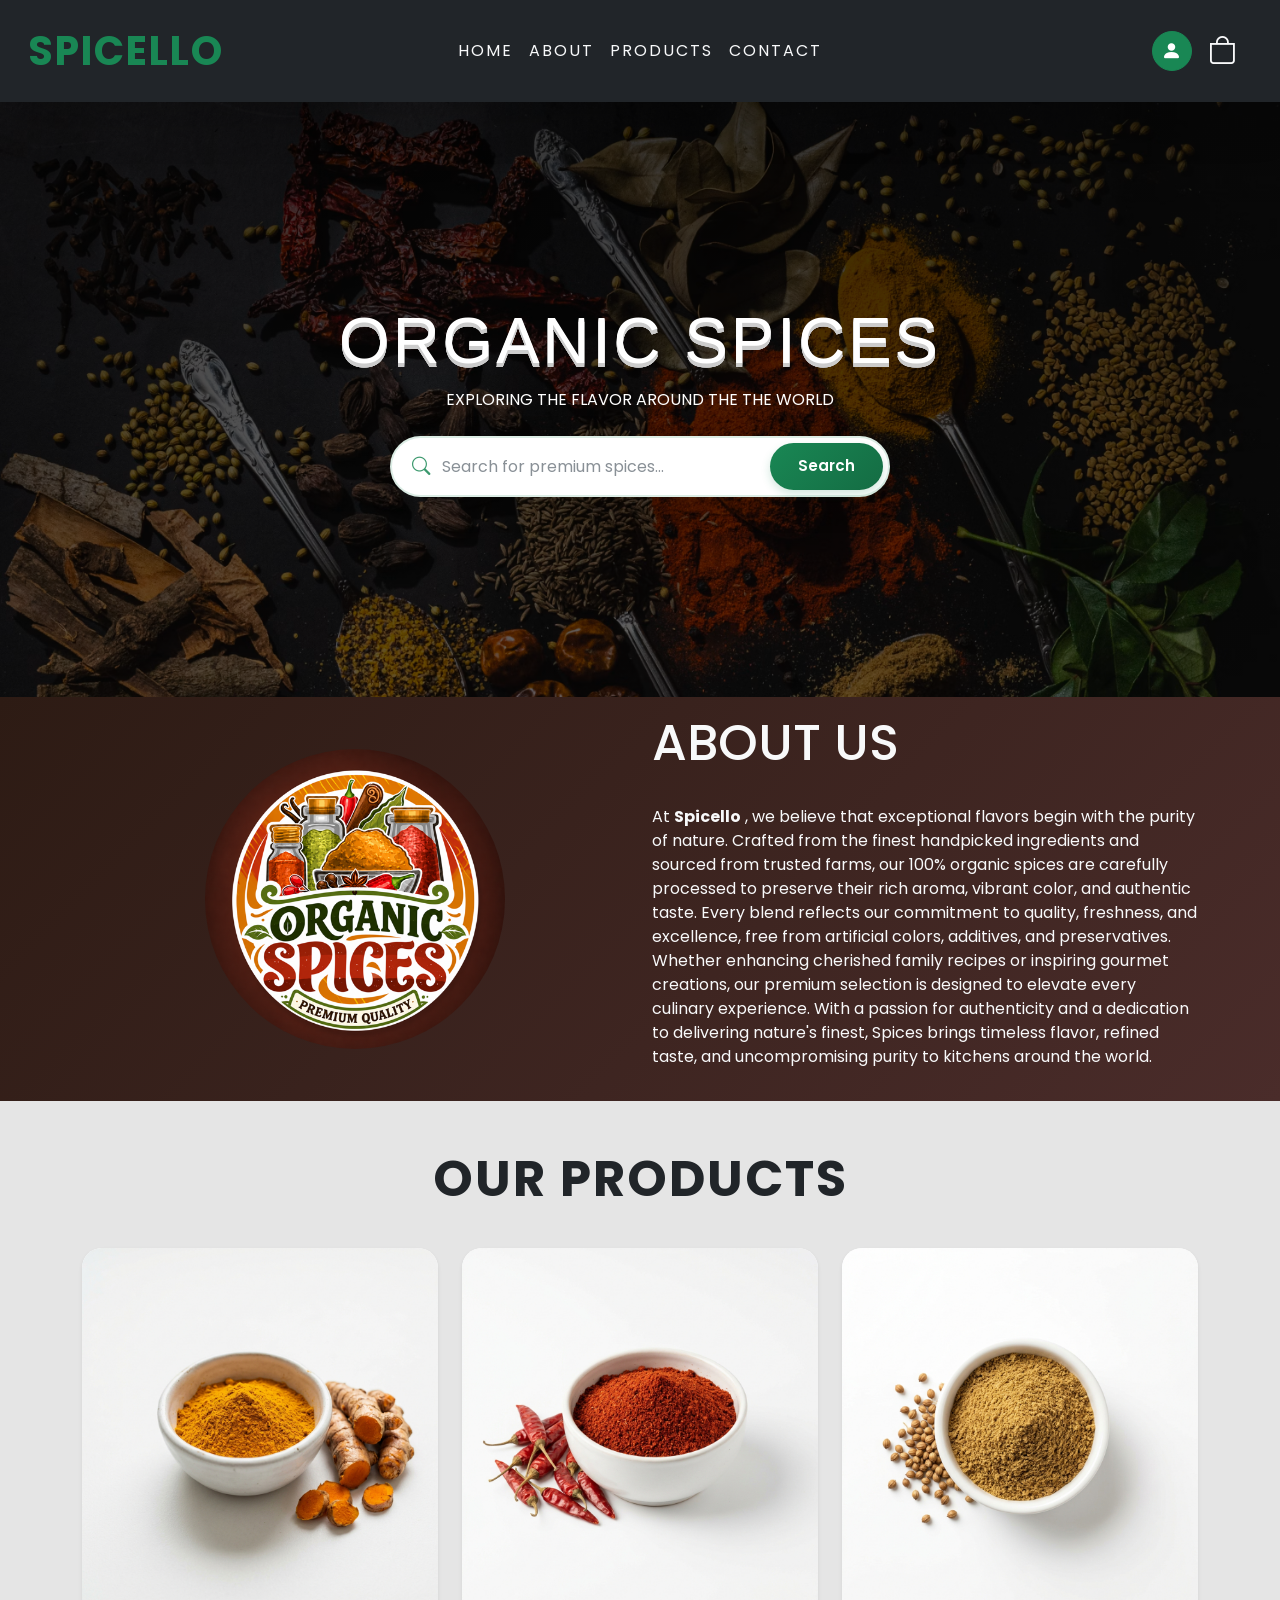
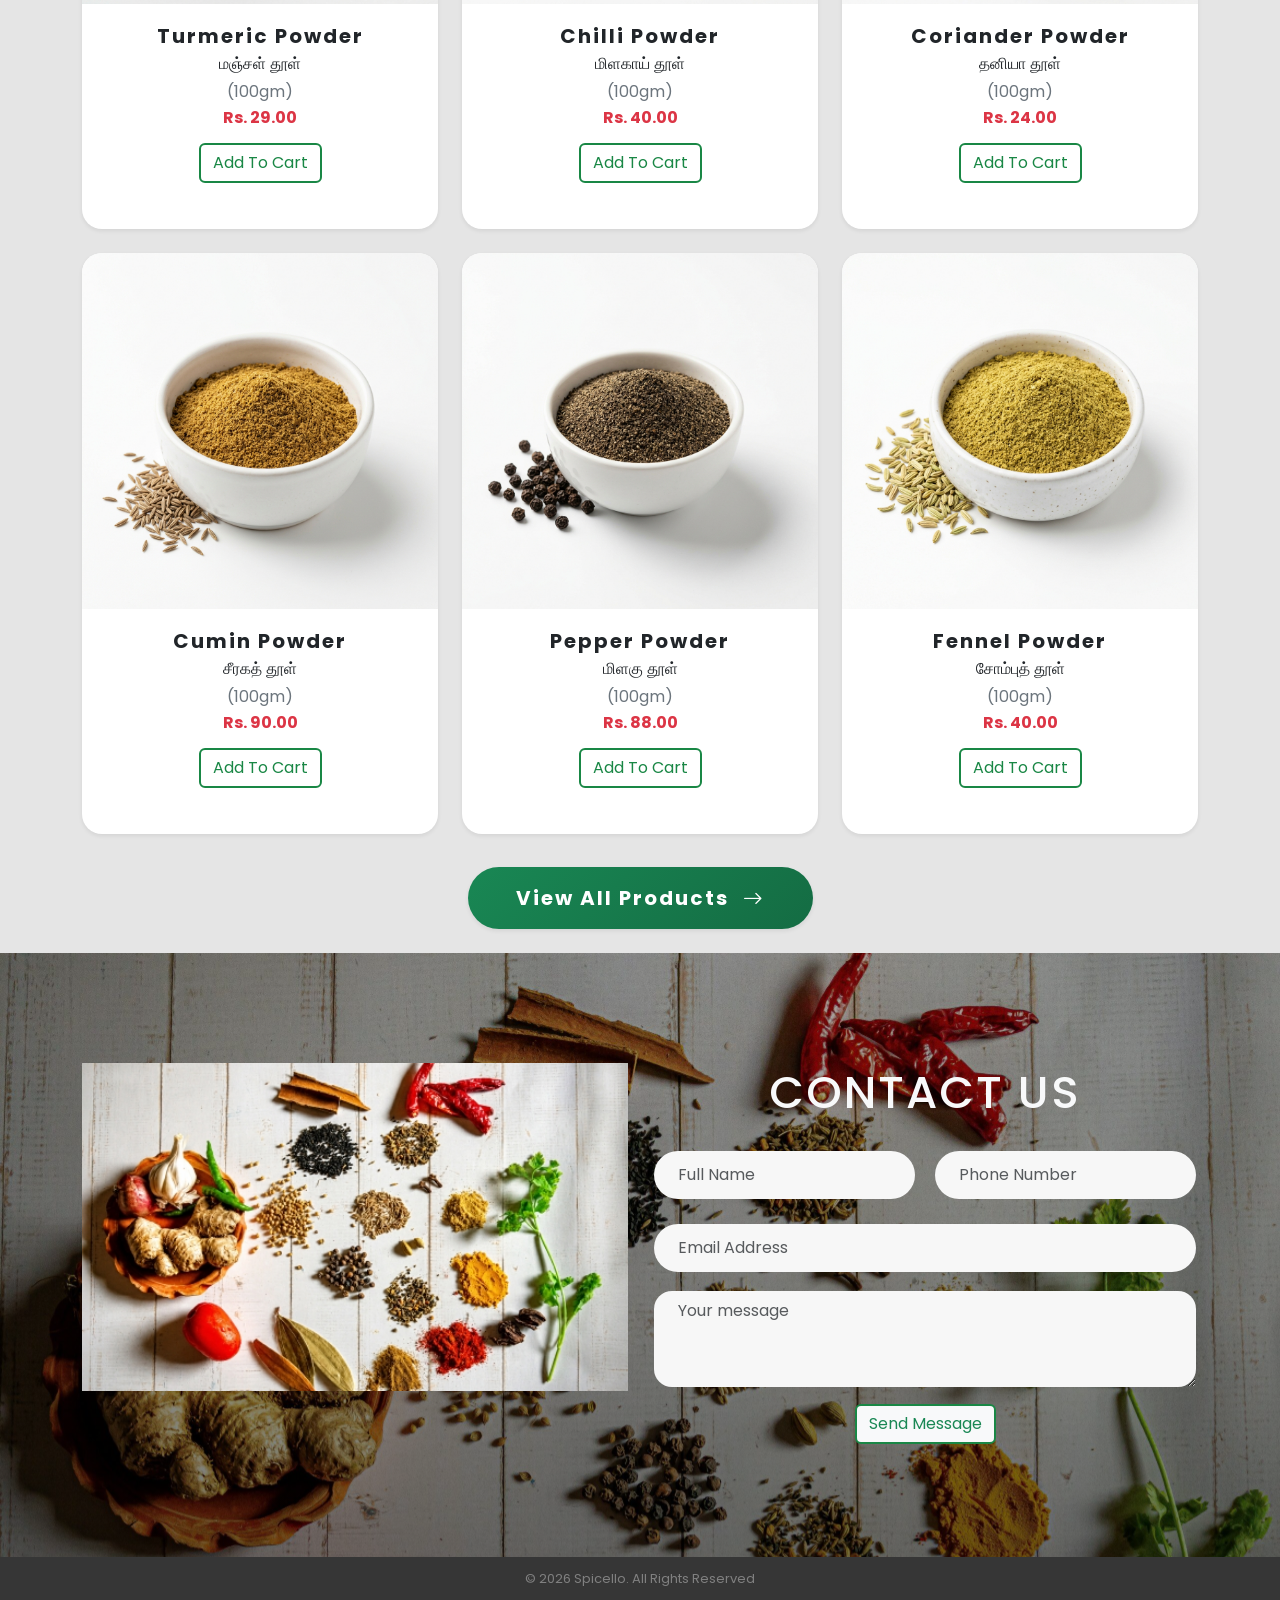
<file: index.html>
<!DOCTYPE html>
<html lang="en">

<head>
    <meta charset="UTF-8">
    <meta name="viewport" content="width=device-width, initial-scale=1.0">
    <meta name="google-site-verification" content="pveCQ1a-v82lji295fRDH0DQeUURzNwNuyWZPovixNw" />
    <title>Spicello 🌶️</title>
    <link href="css/sytle.css" rel="stylesheet">
    <link rel="preconnect" href="https://fonts.googleapis.com">
    <link rel="preconnect" href="https://fonts.gstatic.com" crossorigin>
    <link href="https://fonts.googleapis.com/css2?family=Poppins:wght@400;500;600&display=swap" rel="stylesheet">
    <link href="https://cdn.jsdelivr.net/npm/bootstrap@5.3.8/dist/css/bootstrap.min.css" rel="stylesheet"
        integrity="sha384-sRIl4kxILFvY47J16cr9ZwB07vP4J8+LH7qKQnuqkuIAvNWLzeN8tE5YBujZqJLB" crossorigin="anonymous">
    <link rel="stylesheet" href="https://cdn.jsdelivr.net/npm/bootstrap-icons@1.13.1/font/bootstrap-icons.min.css">
    <style>
        .navbar {
            z-index: 1040 !important;
        }
        .search-container {
            display: flex;
            justify-content: center;
            width: 100%;
        }
        .search-bar {
            display: flex;
            align-items: center;
            background: #ffffff;
            border: 2px solid rgba(25, 135, 84, 0.15);
            border-radius: 50px;
            padding: 5px 5px 5px 20px;
            width: 100%;
            max-width: 500px;
            transition: all 0.3s cubic-bezier(0.4, 0, 0.2, 1);
            box-shadow: 0 8px 30px rgba(0, 0, 0, 0.15);
        }
        .search-bar:focus-within {
            border-color: #198754;
            box-shadow: 0 10px 35px rgba(25, 135, 84, 0.25);
            transform: translateY(-2px);
        }
        .search-icon {
            color: #198754;
            font-size: 1.15rem;
            margin-right: 12px;
            opacity: 0.85;
        }
        .search-bar input {
            flex: 1;
            min-width: 0;
            border: none !important;
            outline: none !important;
            font-size: 1rem;
            color: #212529;
            background: transparent;
            font-family: 'Poppins', sans-serif;
            font-weight: 500;
            padding-right: 15px;
        }
        .search-bar input::placeholder {
            color: #6c757d;
            font-weight: 400;
            opacity: 0.8;
        }
        #search-btn {
            flex-shrink: 0;
            background: linear-gradient(135deg, #198754, #146c43);
            color: #ffffff;
            border: none;
            outline: none;
            border-radius: 50px;
            padding: 12px 28px;
            font-size: 0.95rem;
            font-weight: 600;
            cursor: pointer;
            transition: all 0.2s ease;
            box-shadow: 0 4px 10px rgba(25, 135, 84, 0.2);
            display: flex;
            align-items: center;
            justify-content: center;
        }
        #search-btn:hover {
            background: linear-gradient(135deg, #157347, #0f5132);
            transform: scale(1.03);
            box-shadow: 0 6px 15px rgba(25, 135, 84, 0.35);
        }
        #search-btn:active {
            transform: scale(0.97);
        }
        @media (min-width: 992px) {
            .navbar-collapse {
                position: absolute;
                left: 50%;
                transform: translateX(-50%);
            }
        }
        @media (min-width: 320px) and (max-width: 400px) {
            .search-bar {
                padding: 4px 4px 4px 12px !important;
            }
            .search-icon {
                margin-right: 6px !important;
                font-size: 1rem !important;
            }
            .search-bar input {
                font-size: 0.82rem !important;
                padding-right: 5px !important;
            }
            .search-bar input::placeholder {
                font-size: 0.82rem !important;
            }
            #search-btn {
                padding: 8px 16px !important;
                font-size: 0.85rem !important;
            }
        }
    </style>
</head>

<body>
    <!--Navbar-->
    <nav class="navbar navbar-expand-lg sticky-top shadow-lg p-3 bg-dark">
        <div class="container-fluid">
            <a class="navbar-brand text-uppercase text-success fw-bold fs-1" href="#">Spicello</a>
            
            <!-- Navbar Actions (Visible on all devices) -->
            <div class="d-flex align-items-center order-lg-last ms-auto">
                <div class="nav-auth-btn me-3">
                    <a href="login.html"
                        class="btn btn-success text-white rounded-circle p-2 d-inline-flex align-items-center justify-content-center"
                        style="width: 40px; height: 40px;" title="Login / Sign Up">
                        <i class="bi bi-person-fill fs-5"></i>
                    </a>
                </div>
                <div class="cart-bag-container me-3 position-relative" id="cart-bag-toggle" data-bs-toggle="offcanvas"
                    data-bs-target="#cartOffcanvas" aria-controls="cartOffcanvas" title="View Shopping Cart" style="cursor: pointer;">
                    <i id="bag" class="bi bi-bag text-light fs-3"></i>
                    <span id="cart-count-badge"
                        class="badge rounded-pill bg-danger position-absolute top-0 start-100 translate-middle d-none">0</span>
                </div>
                <button class="navbar-toggler bg-success" type="button" data-bs-toggle="collapse"
                    data-bs-target="#navbarSupportedContent" aria-controls="navbarSupportedContent" aria-expanded="false"
                    aria-label="Toggle navigation">
                    <span class="navbar-toggler-icon"></span>
                </button>
            </div>

            <div class="collapse navbar-collapse" id="navbarSupportedContent">
                <ul class="navbar-nav mx-auto text-uppercase">
                    <li class="nav-item">
                        <a class="nav-link active text-light" aria-current="page" href="#home">Home</a>
                    </li>
                    <li class="nav-item">
                        <a class="nav-link text-light" href="#about">About</a>
                    </li>
                    <li class="nav-item">
                        <a class="nav-link text-light" href="products.html">Products</a>
                    </li>
                    <li class="nav-item">
                        <a class="nav-link text-light" href="#contact">Contact</a>
                    </li>
                </ul>
            </div>
        </div>
    </nav>
    <!---Home-->
    <section id="home">
        <div class="container">
            <div class="row text-center">
                <div class="col-md-12">
                    <div class="m-auto">
                        <h1>ORGANIC SPICES</h1>
                        <p class="text-uppercase">exploring the flavor around the the world</p>
                        <div class="search-container mt-4 position-relative">
                            <div class="search-bar">
                                <i class="bi bi-search search-icon"></i>
                                <input type="text" id="product-search" placeholder="Search for premium spices..." autocomplete="off" aria-label="Search for premium spices">
                                <button type="button" id="search-btn">Search</button>
                            </div>
                            <ul id="search-suggestions" class="dropdown-menu shadow border rounded-3" style="display: none; position: absolute; z-index: 1050; max-height: 200px; overflow-y: auto; width: 100%; max-width: 500px; top: 100%; left: 50%; transform: translate(-50%, 8px); font-size: 0.9rem;"></ul>
                        </div>
                    </div>
                </div>
    </section>
    <!--About-->
    <section id="about">
        <div class="container">
            <div class="row align-items-center ">
                <div class="col-md-6 text-center  ">
                    <img src="image/organic_spices_logo_500x500.png" alt="100% organic spices"
                        id="img" class="img-fluid rounded-circle">
                </div>
                <div class=" col-md-6 ">
                    <h2 class="pb-4 pt-3 text-light" id="h2">ABOUT US</h2>
                    <p class="pb-3 text-light">
                        At
                        <strong>Spicello</strong>
                        , we believe that exceptional flavors begin with the purity of nature. Crafted from the finest
                        handpicked ingredients and sourced from trusted farms, our 100% organic spices are carefully
                        processed to preserve their rich aroma, vibrant color, and authentic taste. Every blend reflects
                        our commitment to quality, freshness, and excellence, free from artificial colors, additives,
                        and preservatives. Whether enhancing cherished family recipes or inspiring gourmet creations,
                        our premium selection is designed to elevate every culinary experience. With a passion for
                        authenticity and a dedication to delivering nature's finest, Spices brings timeless flavor,
                        refined taste, and uncompromising purity to kitchens around the world.
                    </p>
                </div>
            </div>
    </section>
    <!--Product-->
    <section id="product">
        <div class="container ">
            <h1 class="text-center pt-5 pb-3">OUR PRODUCTS</h1>
            <div class="row">
                <!-- Product 1 -->
                <div class="col-md-4 col-12 mb-4">
                    <div class="card h-100 border-0 shadow-sm rounded-3 overflow-hidden">
                        <a href="product-detail.html?id=p1">
                            <img src="image/image1.jpg" class="card-img-top" alt="Turmeric Powder">
                        </a>
                        <div class="card-body text-center">
                            <a href="product-detail.html?id=p1" class="text-decoration-none text-dark">
                                <h5 class="card-title m-1 fw-bold">Turmeric Powder</h5>
                            </a>
                            <p class="m-1 fw-normal">மஞ்சள் தூள்</p>
                            <p class="m-1 text-secondary">(100gm)</p>
                            <h6 class="text-danger fw-bold">Rs. 29.00</h6>
                            <button class="btn add-to-cart-btn mt-2" data-id="p1" data-name="Turmeric Powder"
                                data-price="29.00" data-weight="100gm"
                                data-image="image/image1.jpg">Add To Cart</button>
                        </div>
                    </div>
                </div>
                <!-- Product 2 -->
                <div class="col-md-4 col-12 mb-4">
                    <div class="card h-100 border-0 shadow-sm rounded-3 overflow-hidden">
                        <a href="product-detail.html?id=p2">
                            <img src="image/image2.jpg" class="card-img-top" alt="Chilli Powder">
                        </a>
                        <div class="card-body text-center">
                            <a href="product-detail.html?id=p2" class="text-decoration-none text-dark">
                                <h5 class="card-title m-1 fw-bold">Chilli Powder</h5>
                            </a>
                            <p class="m-1 fw-normal">மிளகாய் தூள்</p>
                            <p class="m-1 text-secondary">(100gm)</p>
                            <h6 class="text-danger fw-bold">Rs. 40.00</h6>
                            <button class="btn add-to-cart-btn mt-2" data-id="p2" data-name="Chilli Powder"
                                data-price="40.00" data-weight="100gm"
                                data-image="image/image2.jpg">Add To Cart</button>
                        </div>
                    </div>
                </div>
                <!-- Product 3 -->
                <div class="col-md-4 col-12 mb-4">
                    <div class="card h-100 border-0 shadow-sm rounded-3 overflow-hidden">
                        <a href="product-detail.html?id=p3">
                            <img src="image/image3.jpg" class="card-img-top" alt="Coriander Powder">
                        </a>
                        <div class="card-body text-center">
                            <a href="product-detail.html?id=p3" class="text-decoration-none text-dark">
                                <h5 class="card-title m-1 fw-bold">Coriander Powder</h5>
                            </a>
                            <p class="m-1 fw-normal">தனியா தூள்</p>
                            <p class="text-secondary m-1">(100gm)</p>
                            <h6 class="text-danger fw-bold">Rs. 24.00</h6>
                            <button class="btn add-to-cart-btn mt-2" data-id="p3" data-name="Coriander Powder"
                                data-price="24.00" data-weight="100gm"
                                data-image="image/image3.jpg">Add To Cart</button>
                        </div>
                    </div>
                </div>
                <!-- Product 4 -->
                <div class="col-md-4 col-12 mb-4">
                    <div class="card h-100 border-0 shadow-sm rounded-3 overflow-hidden">
                        <a href="product-detail.html?id=p4">
                            <img src="image/image4.jpg" class="card-img-top" alt="Cumin Powder">
                        </a>
                        <div class="card-body text-center">
                            <a href="product-detail.html?id=p4" class="text-decoration-none text-dark">
                                <h5 class="card-title m-1 fw-bold">Cumin Powder</h5>
                            </a>
                            <p class="m-1 fw-normal">சீரகத் தூள்</p>
                            <p class="text-secondary m-1">(100gm)</p>
                            <h6 class="text-danger fw-bold">Rs. 90.00</h6>
                            <button class="btn add-to-cart-btn mt-2" data-id="p4" data-name="Cumin Powder" data-price="90.00"
                                data-weight="100gm" data-image="image/image4.jpg">Add To Cart</button>
                        </div>
                    </div>
                </div>
                <!-- Product 5 -->
                <div class="col-md-4 col-12 mb-4">
                    <div class="card h-100 border-0 shadow-sm rounded-3 overflow-hidden">
                        <a href="product-detail.html?id=p5">
                            <img src="image/image5.jpg" class="card-img-top" alt="Pepper Powder">
                        </a>
                        <div class="card-body text-center">
                            <a href="product-detail.html?id=p5" class="text-decoration-none text-dark">
                                <h5 class="card-title m-1 fw-bold">Pepper Powder</h5>
                            </a>
                            <p class="m-1 fw-normal">மிளகு தூள்</p>
                            <p class="text-secondary m-1">(100gm)</p>
                            <h6 class="text-danger fw-bold">Rs. 88.00</h6>
                            <button class="btn add-to-cart-btn mt-2" data-id="p5" data-name="Pepper Powder"
                                data-price="88.00" data-weight="100gm"
                                data-image="image/image5.jpg">Add To Cart</button>
                        </div>
                    </div>
                </div>
                <!-- Product 6 -->
                <div class="col-md-4 col-12 mb-4">
                    <div class="card h-100 border-0 shadow-sm rounded-3 overflow-hidden">
                        <a href="product-detail.html?id=p6">
                            <img src="image/image6.jpg" class="card-img-top" alt="Fennel Powder">
                        </a>
                        <div class="card-body text-center">
                            <a href="product-detail.html?id=p6" class="text-decoration-none text-dark">
                                <h5 class="card-title m-1 fw-bold">Fennel Powder</h5>
                            </a>
                            <p class="m-1 fw-normal">சோம்புத் தூள்</p>
                            <p class="text-secondary m-1">(100gm)</p>
                            <h6 class="text-danger fw-bold">Rs. 40.00</h6>
                            <button class="btn add-to-cart-btn mt-2" data-id="p6" data-name="Fennel Powder"
                                data-price="40.00" data-weight="100gm"
                                data-image="image/image6.jpg">Add To Cart</button>
                        </div>
                    </div>
                </div>
            </div>

            <!-- View All Button -->
            <div class="text-center mt-4 ">
                <a href="products.html" class="btn btn-success btn-lg px-5 py-3 mb-4 fw-bold rounded-pill shadow-sm" 
                   style="background: linear-gradient(135deg, #198754, #146c43); border: none; transition: all 0.2s ease;">
                    View All Products <i class="bi bi-arrow-right ms-2"></i>
                </a>
            </div>
        </div>
    </section>
    <!---contact-->
    <section id="contact">
        <div class="container box ">
            <div class="row align-items-center">
                <div class="col-md-6  mb-2 pb-5">
                    <img src="image/contact image .jpg " class="img-fluid" alt="Contact Us">
                </div>
                <div class="col-md-6 text-center ">
                    <h1 class="text-light  mb-3 pb-2">CONTACT US</h1>
                    <form action="https://api.web3forms.com/submit" method="POST">
                        <input type="hidden" name="access_key" value="280dce7d-3c19-4d52-ae20-59ba3a2c3da3">
                        <div class="row g-3  mb-3">
                            <div class="col-md-6">
                                <input id="inp-name" name="name" required type="text" class="form-control"
                                    placeholder="Full Name" aria-label="Full Name">
                            </div>
                            <div class="col-md-6">
                                <input id="inp-ph-no" name="phone number" required type="tel" class="form-control"
                                    placeholder="Phone Number" aria-label="Phone Number" pattern="[0-9]{10}">
                            </div>
                        </div>
                        <input id="inp-email" name="email" required type="email" class="form-control" placeholder="Email Address" aria-label="Email Address">
                        <textarea name="message" required class="form-control pt-2"
                            placeholder="Your message" aria-label="Your message"></textarea>
                        <button id="btn" class="btn bg-light text-success">Send Message</button>
                    </form>
                </div>
            </div>
        </div>
    </section>
    <footer>© 2026 Spicello. All Rights Reserved</footer>

    <!-- Cart Offcanvas Sidebar -->
    <div class="offcanvas offcanvas-end" tabindex="-1" id="cartOffcanvas" aria-labelledby="cartOffcanvasLabel">
        <div class="offcanvas-header bg-dark text-white">
            <h5 class="offcanvas-title fw-bold" id="cartOffcanvasLabel">
                <i class="bi bi-cart3 me-2 text-success"></i>Your Shopping Cart
            </h5>
            <button type="button" class="btn-close btn-close-white" data-bs-dismiss="offcanvas"
                aria-label="Close"></button>
        </div>
        <div class="offcanvas-body p-3">
            <!-- Empty State -->
            <div id="cart-empty-state" class="text-center py-5 d-none">
                <i class="bi bi-bag-x text-muted display-1"></i>
                <h5 class="mt-3 text-secondary">Your cart is empty</h5>
                <p class="text-muted small">Looks like you haven't added any organic spices yet.</p>
                <button class="btn btn-success mt-2" data-bs-dismiss="offcanvas">Shop Spices</button>
            </div>

            <!-- Cart Items List -->
            <div id="cart-items-list"></div>
        </div>
        <div class="offcanvas-footer p-3 shadow-lg" id="cart-footer">
            <div class="d-flex justify-content-between mb-2">
                <span class="text-muted">Subtotal</span>
                <span class="fw-bold" id="cart-subtotal">Rs. 0.00</span>
            </div>
            <div class="d-flex justify-content-between mb-3 fs-5">
                <span class="fw-bold">Total</span>
                <span class="fw-bold text-success" id="cart-grand-total">Rs. 0.00</span>
            </div>
            <div class="d-grid gap-2">
                <button class="btn btn-success btn-lg fw-bold py-2" onclick="proceedToCheckoutPage()">
                    Proceed to Checkout <i class="bi bi-arrow-right ms-1"></i>
                </button>
                <a href="cart.html" class="btn btn-outline-success btn-sm">
                    <i class="bi bi-bag-check me-1"></i>View Full Cart Page
                </a>
                <button class="btn btn-outline-danger btn-sm" onclick="clearCart()">
                    Clear Cart
                </button>
            </div>
        </div>
    </div>

    <!-- Toast Notification Container -->
    <div id="toast-container" class="toast-container position-fixed bottom-0 end-0 p-3"></div>

    <script src="https://cdn.jsdelivr.net/npm/bootstrap@5.3.8/dist/js/bootstrap.bundle.min.js"
        integrity="sha384-FKyoEForCGlyvwx9Hj09JcYn3nv7wiPVlz7YYwJrWVcXK/BmnVDxM+D2scQbITxI"
        crossorigin="anonymous"></script>
    <script src="js/auth.js"></script>
    <script src="js/cart.js"></script>
    
    <!-- Search Functionality Script -->
    <script>
        document.addEventListener('DOMContentLoaded', () => {
            const searchInput = document.getElementById('product-search');
            const searchBtn = document.getElementById('search-btn');
            const suggestionsList = document.getElementById('search-suggestions');

            // Static array of unique product names for the homepage autocomplete
            const uniqueProductNames = [
                "Turmeric Powder",
                "Chilli Powder",
                "Coriander Powder",
                "Cumin Powder",
                "Pepper Powder",
                "Fennel Powder",
                "Garam Masala",
                "Cardamom Powder",
                "Ginger Powder"
            ];

            function updateSuggestions() {
                const query = searchInput.value.toLowerCase().trim();
                if (!query) {
                    suggestionsList.style.display = 'none';
                    suggestionsList.innerHTML = '';
                    return;
                }

                // Filter suggestions that contain the query
                const matches = uniqueProductNames.filter(name => 
                    name.toLowerCase().includes(query)
                );

                if (matches.length === 0) {
                    suggestionsList.style.display = 'none';
                    suggestionsList.innerHTML = '';
                    return;
                }

                // Render list items
                suggestionsList.innerHTML = matches.map(match => {
                    // Highlight matching substring
                    const index = match.toLowerCase().indexOf(query);
                    const before = match.substring(0, index);
                    const matchedText = match.substring(index, index + query.length);
                    const after = match.substring(index + query.length);
                    
                    return `
                        <li>
                            <a class="dropdown-item py-1.5 px-3 fw-medium" href="#" style="cursor: pointer;" onclick="selectSuggestion('${match.replace(/'/g, "\\'")}', event)">
                                ${before}<strong class="text-success">${matchedText}</strong>${after}
                            </a>
                        </li>
                    `;
                }).join('');

                suggestionsList.style.display = 'block';
            }

            // Expose selectSuggestion to global scope so inline onclick works
            window.selectSuggestion = function(value, event) {
                if (event) event.preventDefault();
                searchInput.value = value;
                suggestionsList.style.display = 'none';
                handleSearchSubmit();
            };

            function handleSearchSubmit() {
                const query = searchInput.value.trim();
                if (query) {
                    window.location.href = `products.html?search=${encodeURIComponent(query)}`;
                }
            }

            // Real-time suggestions as the user types
            searchInput.addEventListener('input', () => {
                updateSuggestions();
            });

            // Handle Search button click
            searchBtn.addEventListener('click', () => {
                suggestionsList.style.display = 'none';
                handleSearchSubmit();
            });

            // Handle Enter key
            searchInput.addEventListener('keypress', (e) => {
                if (e.key === 'Enter') {
                    suggestionsList.style.display = 'none';
                    handleSearchSubmit();
                }
            });

            // Close suggestions when clicking outside
            document.addEventListener('click', (e) => {
                if (!searchInput.contains(e.target) && !suggestionsList.contains(e.target)) {
                    suggestionsList.style.display = 'none';
                }
            });
        });
    </script>
</body>
</file>
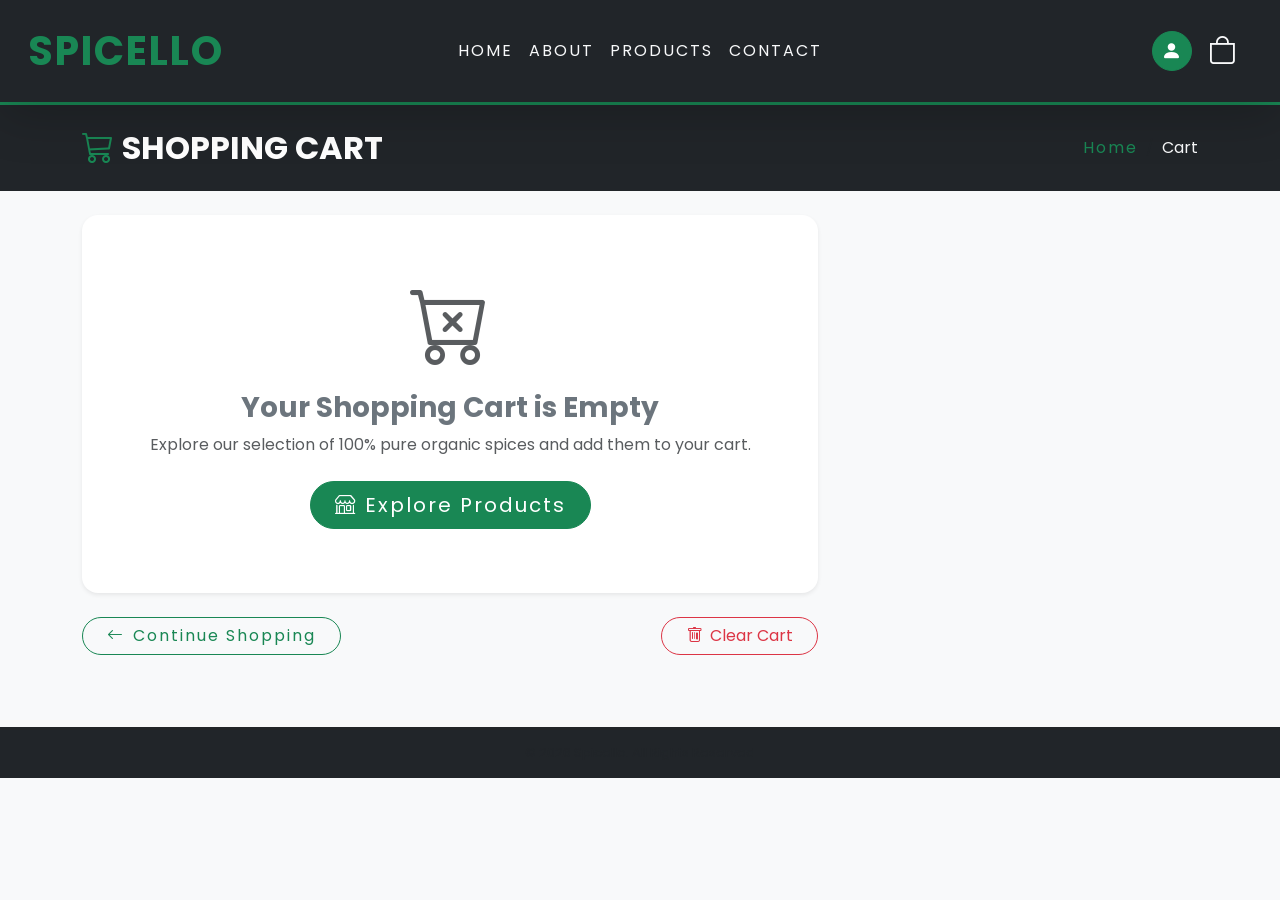
<file: cart.html>
<!DOCTYPE html>
<html lang="en">

<head>
    <meta charset="UTF-8">
    <meta name="viewport" content="width=device-width, initial-scale=1.0">
    <title>Shopping Cart | Spicello 🌶️</title>
    <link href="css/sytle.css" rel="stylesheet">
    <link rel="preconnect" href="https://fonts.googleapis.com">
    <link rel="preconnect" href="https://fonts.gstatic.com" crossorigin>
    <link href="https://fonts.googleapis.com/css2?family=Poppins:wght@400;500;600;700&display=swap" rel="stylesheet">
    <link href="https://cdn.jsdelivr.net/npm/bootstrap@5.3.8/dist/css/bootstrap.min.css" rel="stylesheet"
        integrity="sha384-sRIl4kxILFvY47J16cr9ZwB07vP4J8+LH7qKQnuqkuIAvNWLzeN8tE5YBujZqJLB" crossorigin="anonymous">
    <link rel="stylesheet" href="https://cdn.jsdelivr.net/npm/bootstrap-icons@1.13.1/font/bootstrap-icons.min.css">
    <style>
        .navbar {
            z-index: 1040 !important;
        }
        @media (min-width: 992px) {
            .navbar-collapse {
                position: absolute;
                left: 50%;
                transform: translateX(-50%);
            }
        }
    </style>
</head>

<body class="bg-light">
    <!-- Navbar -->
    <nav class="navbar navbar-expand-lg sticky-top shadow-lg p-3 bg-dark">
        <div class="container-fluid">
            <a class="navbar-brand text-uppercase text-success fw-bold fs-1" href="index.html">Spicello</a>
            
            <!-- Navbar Actions (Visible on all devices) -->
            <div class="d-flex align-items-center order-lg-last ms-auto">
                <div class="nav-auth-btn me-3">
                    <a href="login.html"
                        class="btn btn-success text-white rounded-circle p-2 d-inline-flex align-items-center justify-content-center"
                        style="width: 40px; height: 40px;" title="Login / Sign Up">
                        <i class="bi bi-person-fill fs-5"></i>
                    </a>
                </div>
                <div class="cart-bag-container me-3 position-relative" id="cart-bag-toggle" data-bs-toggle="offcanvas"
                    data-bs-target="#cartOffcanvas" aria-controls="cartOffcanvas" title="View Shopping Cart" style="cursor: pointer;">
                    <i id="bag" class="bi bi-bag text-light fs-3"></i>
                    <span id="cart-count-badge"
                        class="badge rounded-pill bg-danger position-absolute top-0 start-100 translate-middle d-none">0</span>
                </div>
                <button class="navbar-toggler bg-success" type="button" data-bs-toggle="collapse"
                    data-bs-target="#navbarSupportedContent" aria-controls="navbarSupportedContent" aria-expanded="false"
                    aria-label="Toggle navigation">
                    <span class="navbar-toggler-icon"></span>
                </button>
            </div>

            <div class="collapse navbar-collapse" id="navbarSupportedContent">
                <ul class="navbar-nav mx-auto text-uppercase">
                    <li class="nav-item">
                        <a class="nav-link text-light" href="index.html#home">Home</a>
                    </li>
                    <li class="nav-item">
                        <a class="nav-link text-light" href="index.html#about">About</a>
                    </li>
                    <li class="nav-item">
                        <a class="nav-link text-light" href="products.html">Products</a>
                    </li>
                    <li class="nav-item">
                        <a class="nav-link text-light" href="index.html#contact">Contact</a>
                    </li>
                </ul>
            </div>
        </div>
    </nav>

    <!-- Page Header -->
    <section class="bg-dark text-white py-4 mb-4 border-top border-success border-3">
        <div class="container">
            <div class="row align-items-center">
                <div class="col-md-6">
                    <h2 class="fw-bold mb-0 text-uppercase"><i class="bi bi-cart3 text-success me-2"></i>Shopping Cart
                    </h2>
                </div>
                <div class="col-md-6 text-md-end">
                    <nav aria-label="breadcrumb">
                        <ol class="breadcrumb justify-content-md-end mb-0 bg-transparent p-0">
                            <li class="breadcrumb-item"><a href="index.html"
                                    class="text-success text-decoration-none">Home</a></li>
                            <li class="breadcrumb-item active text-light" aria-current="page">Cart</li>
                        </ol>
                    </nav>
                </div>
            </div>
        </div>
    </section>

    <!-- Cart Content -->
    <div class="container mb-5">
        <div class="row">
            <!-- Cart Items Column -->
            <div class="col-lg-8 mb-4">
                <!-- Empty State -->
                <div id="full-cart-empty" class="card border-0 shadow-sm rounded-4 text-center py-5 d-none">
                    <div class="card-body">
                        <i class="bi bi-cart-x text-muted display-1"></i>
                        <h3 class="mt-3 fw-bold text-secondary">Your Shopping Cart is Empty</h3>
                        <p class="text-muted">Explore our selection of 100% pure organic spices and add them to your
                            cart.</p>
                        <a href="products.html" class="btn btn-success btn-lg px-4 mt-2 rounded-pill">
                            <i class="bi bi-shop me-2"></i>Explore Products
                        </a>
                    </div>
                </div>

                <!-- Items Container -->
                <div id="full-cart-items"></div>

                <!-- Action Buttons -->
                <div class="d-flex justify-content-between align-items-center mt-4">
                    <a href="products.html" class="btn btn-outline-success rounded-pill px-4">
                        <i class="bi bi-arrow-left me-2"></i>Continue Shopping
                    </a>
                    <button class="btn btn-outline-danger rounded-pill px-4" onclick="clearCart()">
                        <i class="bi bi-trash me-2"></i>Clear Cart
                    </button>
                </div>
            </div>

            <!-- Order Summary Column -->
            <div class="col-lg-4" id="full-cart-summary">
                <div class="card border-0 shadow-sm rounded-4 p-3 p-md-4 sticky-top" style="top: 100px;">
                    <h4 class="fw-bold mb-3 border-bottom pb-2">Order Summary</h4>

                    <!-- Promo Code Form -->
                    <div class="mb-3">
                        <label class="form-label text-muted small fw-bold">PROMO CODE</label>
                        <div class="input-group">
                            <input type="text" id="coupon-input" class="form-control" placeholder="Try SPICE10">
                            <button class="btn btn-success" type="button"
                                onclick="applyCouponCode(document.getElementById('coupon-input').value)">Apply</button>
                        </div>
                        <div id="coupon-applied-badge" class="badge bg-success mt-2 p-2 d-none"></div>
                        <small class="text-muted d-block mt-1"><i class="bi bi-info-circle me-1"></i>Use code <span
                                class="fw-bold text-success">SPICE10</span> for 10% discount on your first order!</small>
                    </div>

                    <hr class="my-3">

                    <!-- Pricing Breakdown -->
                    <div class="d-flex justify-content-between mb-2">
                        <span class="text-secondary">Subtotal</span>
                        <span class="fw-semibold" id="summary-subtotal"> Rs. 0.00</span>
                    </div>
                    <div class="d-flex justify-content-between mb-2 text-danger d-none" id="summary-discount-row">
                        <span>Discount (10%)</span>
                        <span class="fw-bold" id="summary-discount">- Rs. 0.00</span>
                    </div>
                    <div class="d-flex justify-content-between mb-2">
                        <span class="text-secondary">Delivery Charge</span>
                        <span class="fw-semibold" id="summary-shipping">Rs. 0.00</span>
                    </div>
                    <small class="text-success mb-3 d-block"><i class="bi bi-truck me-1"></i>Free Delivery on orders
                        above Rs. 200</small>

                    <hr class="my-2">

                    <div class="d-flex justify-content-between mb-4 fs-4">
                        <span class="fw-bold">Total Amount</span>
                        <span class="fw-bold text-success" id="summary-total">Rs. 0.00</span>
                    </div>

                    <button class="btn btn-success btn-lg w-100 fw-bold py-3 rounded-3 shadow-sm"
                        onclick="proceedToCheckoutPage()">
                        Proceed to Checkout <i class="bi bi-arrow-right ms-2"></i>
                    </button>
                </div>
            </div>
        </div>
    </div>

    <!-- Footer -->
    <footer class="mt-auto py-3 bg-dark text-center text-muted">
        <div class="container">
            © 2026 Spicello. All Rights Reserved
        </div>
    </footer>

    <!-- Cart Offcanvas Sidebar (For consistency) -->
    <div class="offcanvas offcanvas-end" tabindex="-1" id="cartOffcanvas" aria-labelledby="cartOffcanvasLabel">
        <div class="offcanvas-header bg-dark text-white">
            <h5 class="offcanvas-title fw-bold" id="cartOffcanvasLabel">
                <i class="bi bi-cart3 me-2 text-success"></i>Your Shopping Cart
            </h5>
            <button type="button" class="btn-close btn-close-white" data-bs-dismiss="offcanvas"
                aria-label="Close"></button>
        </div>
        <div class="offcanvas-body p-3">
            <div id="cart-empty-state" class="text-center py-5 d-none">
                <i class="bi bi-bag-x text-muted display-1"></i>
                <h5 class="mt-3 text-secondary">Your cart is empty</h5>
                <p class="text-muted small">Looks like you haven't added any organic spices yet.</p>
                <button class="btn btn-success mt-2" data-bs-dismiss="offcanvas">Shop Spices</button>
            </div>
            <div id="cart-items-list"></div>
        </div>
        <div class="offcanvas-footer p-3 shadow-lg" id="cart-footer">
            <div class="d-flex justify-content-between mb-2">
                <span class="text-muted">Subtotal</span>
                <span class="fw-bold" id="cart-subtotal">Rs. 0.00</span>
            </div>
            <div class="d-flex justify-content-between mb-3 fs-5">
                <span class="fw-bold">Total</span>
                <span class="fw-bold text-success" id="cart-grand-total">Rs. 0.00</span>
            </div>
            <div class="d-grid gap-2">
                <button class="btn btn-success btn-lg fw-bold py-2" onclick="proceedToCheckoutPage()">
                    Proceed to Checkout <i class="bi bi-arrow-right ms-1"></i>
                </button>
                <button class="btn btn-outline-danger btn-sm" onclick="clearCart()">
                    Clear Cart
                </button>
            </div>
        </div>
    </div>

    <!-- Toast Container -->
    <div id="toast-container" class="toast-container position-fixed bottom-0 end-0 p-3"></div>

    <script src="https://cdn.jsdelivr.net/npm/bootstrap@5.3.8/dist/js/bootstrap.bundle.min.js"
        integrity="sha384-FKyoEForCGlyvwx9Hj09JcYn3nv7wiPVlz7YYwJrWVcXK/BmnVDxM+D2scQbITxI"
        crossorigin="anonymous"></script>
    <script src="js/auth.js"></script>
    <script src="js/cart.js"></script>
</body>

</html>
</file>
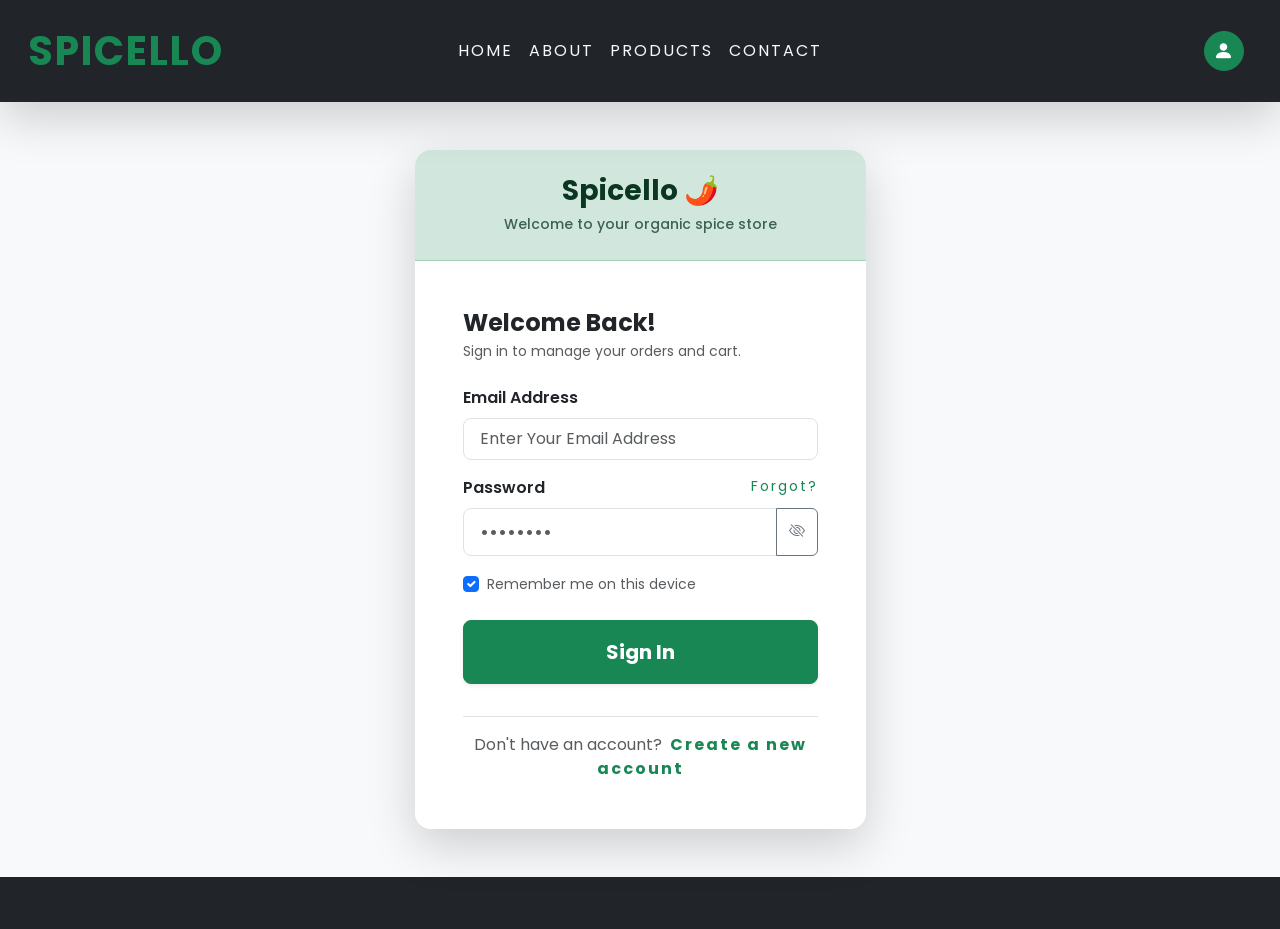
<file: checkout.html>
<!DOCTYPE html>
<html lang="en">

<head>
    <meta charset="UTF-8">
    <meta name="viewport" content="width=device-width, initial-scale=1.0">
    <title>Checkout | Spicello 🌶️</title>
    <link href="css/sytle.css" rel="stylesheet">
    <link rel="preconnect" href="https://fonts.googleapis.com">
    <link rel="preconnect" href="https://fonts.gstatic.com" crossorigin>
    <link href="https://fonts.googleapis.com/css2?family=Poppins:wght@400;500;600;700&display=swap" rel="stylesheet">
    <link href="https://cdn.jsdelivr.net/npm/bootstrap@5.3.8/dist/css/bootstrap.min.css" rel="stylesheet"
        integrity="sha384-sRIl4kxILFvY47J16cr9ZwB07vP4J8+LH7qKQnuqkuIAvNWLzeN8tE5YBujZqJLB" crossorigin="anonymous">
    <link rel="stylesheet" href="https://cdn.jsdelivr.net/npm/bootstrap-icons@1.13.1/font/bootstrap-icons.min.css">
    <style>
        .navbar {
            z-index: 1040 !important;
        }
        @media (min-width: 992px) {
            .navbar-collapse {
                position: absolute;
                left: 50%;
                transform: translateX(-50%);
            }
        }
    </style>
</head>

<body class="bg-light">
    <!-- Navbar -->
    <nav class="navbar navbar-expand-lg sticky-top shadow-lg p-3 bg-dark">
        <div class="container-fluid">
            <a class="navbar-brand text-uppercase text-success fw-bold fs-1" href="index.html">Spicello</a>
            
            <!-- Navbar Actions (Visible on all devices) -->
            <div class="d-flex align-items-center order-lg-last ms-auto">
                <div class="nav-auth-btn me-3">
                    <a href="login.html"
                        class="btn btn-success text-white rounded-circle p-2 d-inline-flex align-items-center justify-content-center"
                        style="width: 40px; height: 40px;" title="Login / Sign Up">
                        <i class="bi bi-person-fill fs-5"></i>
                    </a>
                </div>
                <div class="cart-bag-container me-3 position-relative" id="cart-bag-toggle" data-bs-toggle="offcanvas"
                    data-bs-target="#cartOffcanvas" aria-controls="cartOffcanvas" title="View Shopping Cart" style="cursor: pointer;">
                    <i id="bag" class="bi bi-bag text-light fs-3"></i>
                    <span id="cart-count-badge"
                        class="badge rounded-pill bg-danger position-absolute top-0 start-100 translate-middle d-none">0</span>
                </div>
                <button class="navbar-toggler bg-success" type="button" data-bs-toggle="collapse"
                    data-bs-target="#navbarSupportedContent" aria-controls="navbarSupportedContent" aria-expanded="false"
                    aria-label="Toggle navigation">
                    <span class="navbar-toggler-icon"></span>
                </button>
            </div>

            <div class="collapse navbar-collapse" id="navbarSupportedContent">
                <ul class="navbar-nav mx-auto text-uppercase">
                    <li class="nav-item">
                        <a class="nav-link text-light" href="index.html#home">Home</a>
                    </li>
                    <li class="nav-item">
                        <a class="nav-link text-light" href="index.html#about">About</a>
                    </li>
                    <li class="nav-item">
                        <a class="nav-link text-light" href="products.html">Products</a>
                    </li>
                    <li class="nav-item">
                        <a class="nav-link text-light" href="cart.html">Cart</a>
                    </li>
                </ul>
            </div>
        </div>
    </nav>

    <!-- Page Header -->
    <section class="bg-dark text-white py-4 mb-4 border-top border-success border-3">
        <div class="container">
            <div class="row align-items-center">
                <div class="col-md-6">
                    <h2 class="fw-bold mb-0 text-uppercase"><i class="bi bi-shield-check text-success me-2"></i>Checkout
                    </h2>
                </div>
                <div class="col-md-6 text-md-end">
                    <nav aria-label="breadcrumb">
                        <ol class="breadcrumb justify-content-md-end mb-0 bg-transparent p-0">
                            <li class="breadcrumb-item"><a href="index.html"
                                    class="text-success text-decoration-none">Home</a></li>
                            <li class="breadcrumb-item"><a href="cart.html"
                                    class="text-success text-decoration-none">Cart</a></li>
                            <li class="breadcrumb-item active text-light" aria-current="page">Checkout</li>
                        </ol>
                    </nav>
                </div>
            </div>
        </div>
    </section>

    <!-- Checkout Form & Summary Container -->
    <div class="container mb-5">
        <form id="checkout-form" onsubmit="handleCheckoutSubmit(event)">
            <div class="row">
                <!-- Shipping Section -->
                <div class="col-lg-7 mb-4 order-2 order-lg-1">
                    <!-- 1. Delivery Address -->
                    <div class="card border-0 shadow-sm rounded-4 p-4 mb-4">
                        <h4 class="fw-bold mb-3 border-bottom pb-2 text-dark">
                            <i class="bi bi-geo-alt-fill text-success me-2"></i>1. Shipping & Delivery Address
                        </h4>
                        <div class="row g-3">
                            <div class="col-md-6">
                                <label for="chk-name" class="form-label fw-semibold">Full Name *</label>
                                <input type="text" id="chk-name" class="form-control" placeholder="John Doe" required>
                            </div>
                            <div class="col-md-6">
                                <label for="chk-phone" class="form-label fw-semibold">Phone Number *</label>
                                <input type="tel" id="chk-phone" class="form-control" placeholder="9876543210"
                                    required pattern="[0-9]{10}">
                            </div>
                            <div class="col-12">
                                <label for="chk-email" class="form-label fw-semibold">Email Address *</label>
                                <input type="email" id="chk-email" class="form-control" placeholder="john@example.com"
                                    required>
                            </div>
                            <div class="col-12">
                                <label for="chk-address" class="form-label fw-semibold">Street Address *</label>
                                <input type="text" id="chk-address" class="form-control"
                                    placeholder="Door No., Street name, Area" required>
                            </div>
                            <div class="col-md-5">
                                <label for="chk-city" class="form-label fw-semibold">City *</label>
                                <input type="text" id="chk-city" class="form-control" placeholder="Chennai" required>
                            </div>
                            <div class="col-md-4">
                                <label for="chk-state" class="form-label fw-semibold">State *</label>
                                <input type="text" id="chk-state" class="form-control" placeholder="Tamil Nadu"
                                    required>
                            </div>
                            <div class="col-md-3">
                                <label for="chk-pincode" class="form-label fw-semibold">Pincode *</label>
                                <input type="text" id="chk-pincode" class="form-control" placeholder="600001" required
                                    pattern="[0-9]{6}" inputmode="numeric">
                            </div>
                        </div>
                    </div>
                </div>

                <!-- Right Column: Order Summary (Renders below Address on mobile/tablet, but side-by-side on desktop) -->
                <div class="col-lg-5 mb-4 order-1 order-lg-2">
                    <div class="card border-0 shadow-sm rounded-4 p-4 sticky-top" style="top: 100px;">
                        <h4 class="fw-bold mb-3 border-bottom pb-2">Order Items</h4>

                        <!-- Items List -->
                        <div id="checkout-items-list" class="mb-3" style="max-height: 300px; overflow-y: auto;"></div>

                        <!-- Promo Code Form -->
                        <div class="mb-3">
                            <label for="checkout-coupon-input" class="form-label text-muted small fw-bold">PROMO CODE</label>
                            <div class="input-group">
                                <input type="text" id="checkout-coupon-input" class="form-control" placeholder="Try SPICE10">
                                <button class="btn btn-success" type="button"
                                    onclick="applyCouponCode(document.getElementById('checkout-coupon-input').value)">Apply</button>
                            </div>
                            <div id="checkout-coupon-applied-badge" class="badge bg-success mt-2 p-2 d-none"></div>
                            <small class="text-muted d-block mt-1"><i class="bi bi-info-circle me-1"></i>Use code <span
                                    class="fw-bold text-success">SPICE10</span> for 10% discount on your first order!</small>
                        </div>

                        <hr class="my-3">

                        <!-- Totals -->
                        <div class="d-flex justify-content-between mb-2">
                            <span class="text-secondary">Subtotal</span>
                            <span class="fw-semibold" id="checkout-subtotal">Rs. 0.00</span>
                        </div>
                        <div class="d-flex justify-content-between mb-2 text-danger d-none" id="checkout-discount-row">
                            <span>Discount Applied</span>
                            <span class="fw-bold" id="checkout-discount">- Rs. 0.00</span>
                        </div>
                        <div class="d-flex justify-content-between mb-2">
                            <span class="text-secondary">Shipping Charge</span>
                            <span class="fw-semibold text-success" id="checkout-shipping">FREE</span>
                        </div>

                        <hr class="my-2">

                        <div class="d-flex justify-content-between fs-4 fw-bold text-dark mb-4">
                            <span>Total Amount</span>
                            <span class="text-success" id="checkout-total">Rs. 0.00</span>
                        </div>

                        <!-- Trust Badges -->
                        <div class="p-3 bg-light rounded-3 border">
                            <div class="d-flex align-items-center mb-2">
                                <i class="bi bi-shield-lock-fill text-success fs-4 me-2"></i>
                                <small class="fw-semibold text-dark">100% Encrypted & Safe Checkout</small>
                            </div>
                            <div class="d-flex align-items-center">
                                <i class="bi bi-patch-check-fill text-success fs-4 me-2"></i>
                                <small class="fw-semibold text-dark">Pure Organic Quality Guaranteed</small>
                            </div>
                        </div>
                    </div>
                </div>

                <!-- Payment Section -->
                <div class="col-lg-7 mb-4 order-3 order-lg-3">
                    <!-- 2. Payment Methods -->
                    <div class="card border-0 shadow-sm rounded-4 p-4 mb-4">
                        <h4 class="fw-bold mb-3 border-bottom pb-2 text-dark">
                            <i class="bi bi-credit-card-2-front-fill text-success me-2"></i>2. Payment Method
                        </h4>
                        <div class="payment-options">
                            <!-- Option A: UPI -->
                            <div class="form-check p-3 border rounded-3 mb-2 payment-card">
                                <input class="form-check-input ms-0 me-3" type="radio" name="paymentMethod" id="payUPI"
                                    value="upi" checked onclick="togglePaymentDetails('upi')">
                                <label class="form-check-label fw-bold d-flex align-items-center" for="payUPI">
                                    <i class="bi bi-qr-code-scan fs-4 text-success me-2"></i> UPI / GPay / PhonePe /
                                    Paytm
                                </label>
                                <div id="upi-details" class="mt-3 pt-2 border-top">
                                    <input type="text" class="form-control"
                                        placeholder="Enter VPA / UPI ID (e.g. name@upi)">
                                    <small class="text-muted">You will receive a payment request on your UPI
                                        app.</small>
                                </div>
                            </div>

                            <!-- Option B: Credit / Debit Card -->
                            <div class="form-check p-3 border rounded-3 mb-2 payment-card">
                                <input class="form-check-input ms-0 me-3" type="radio" name="paymentMethod" id="payCard"
                                    value="card" onclick="togglePaymentDetails('card')">
                                <label class="form-check-label fw-bold d-flex align-items-center" for="payCard">
                                    <i class="bi bi-credit-card fs-4 text-primary me-2"></i> Credit / Debit Card
                                </label>
                                <div id="card-details" class="mt-3 pt-2 border-top d-none">
                                    <div class="row g-2">
                                        <div class="col-12">
                                            <input type="text" class="form-control"
                                                placeholder="Card Number (16 digits)">
                                        </div>
                                        <div class="col-6">
                                            <input type="text" class="form-control" placeholder="MM / YY">
                                        </div>
                                        <div class="col-6">
                                            <input type="password" class="form-control" placeholder="CVV">
                                        </div>
                                    </div>
                                </div>
                            </div>

                            <!-- Option C: Cash on Delivery -->
                            <div class="form-check p-3 border rounded-3 mb-2 payment-card">
                                <input class="form-check-input ms-0 me-3" type="radio" name="paymentMethod" id="payCOD"
                                    value="cod" onclick="togglePaymentDetails('cod')">
                                <label class="form-check-label fw-bold d-flex align-items-center" for="payCOD">
                                    <i class="bi bi-cash-stack fs-4 text-warning me-2"></i> Cash on Delivery (COD)
                                </label>
                                <div id="cod-details" class="mt-2 text-muted small d-none">
                                    Pay in cash or UPI upon delivery.
                                </div>
                            </div>
                        </div>
                    </div>

                    <!-- Place Order Submit Button -->
                    <button type="submit" id="place-order-btn"
                        class="btn btn-success btn-lg w-100 py-3 fw-bold rounded-3 shadow">
                        <i class="bi bi-lock-fill me-2"></i>Place Order Now
                    </button>
                </div>
            </div>
        </form>
    </div>

    <!-- Order Success Modal -->
    <div class="modal fade" id="orderSuccessModal" tabindex="-1" aria-hidden="true" data-bs-backdrop="static">
        <div class="modal-dialog modal-dialog-centered">
            <div class="modal-content border-0 shadow-lg rounded-4 overflow-hidden">
                <div class="modal-body text-center p-4 p-md-5">
                    <div class="mb-3">
                        <span
                            class="bg-success text-white rounded-circle d-inline-flex align-items-center justify-content-center"
                            style="width: 80px; height: 80px;">
                            <i class="bi bi-check-lg display-4"></i>
                        </span>
                    </div>
                    <h3 class="fw-bold text-dark mb-2">Order Placed Successfully!</h3>
                    <p class="text-muted mb-4">Thank you for shopping with <strong>Spicello</strong>. Your order is
                        being packed with organic goodness.</p>

                    <div class="bg-light p-3 rounded-3 text-start mb-4 border">
                        <div class="d-flex justify-content-between mb-1">
                            <span class="text-muted small">Order ID:</span>
                            <span class="fw-bold text-dark" id="modal-order-id">#SPICE-84920</span>
                        </div>
                        <div class="d-flex justify-content-between mb-1">
                            <span class="text-muted small">Estimated Delivery:</span>
                            <span class="fw-semibold text-success">Within 2 - 3 Days</span>
                        </div>
                        <div class="d-flex justify-content-between">
                            <span class="text-muted small">Deliver To:</span>
                            <span class="fw-semibold text-dark" id="modal-deliver-name">User</span>
                        </div>
                    </div>

                    <div class="d-grid gap-2">
                        <a href="#" id="track-order-btn" class="btn btn-success btn-lg rounded-3 fw-bold">
                            <i class="bi bi-geo-alt-fill me-2"></i>Track Your Order
                        </a>
                        <a href="index.html" class="btn btn-outline-secondary rounded-3">
                            Back to Home Page
                        </a>
                    </div>
                </div>
            </div>
        </div>
    </div>

    <!-- Footer -->
    <footer class="mt-auto py-3 bg-dark text-center text-muted">
        <div class="container">
            © 2026 Spicello. All Rights Reserved
        </div>
    </footer>

    <!-- Toast Container -->
    <div id="toast-container" class="toast-container position-fixed bottom-0 end-0 p-3"></div>

    <script src="https://cdn.jsdelivr.net/npm/bootstrap@5.3.8/dist/js/bootstrap.bundle.min.js"
        integrity="sha384-FKyoEForCGlyvwx9Hj09JcYn3nv7wiPVlz7YYwJrWVcXK/BmnVDxM+D2scQbITxI"
        crossorigin="anonymous"></script>
    <script src="js/auth.js"></script>
    <script src="js/cart.js"></script>

    <script>
        // Pre-fill user data if logged in
        document.addEventListener('DOMContentLoaded', () => {
            const user = getUser();
            if (!user) {
                alert('You must be logged in to proceed to checkout.');
                window.location.href = 'login.html?redirect=checkout.html';
                return;
            }
            const nameInput = document.getElementById('chk-name');
            const phoneInput = document.getElementById('chk-phone');
            const emailInput = document.getElementById('chk-email');
            const addressInput = document.getElementById('chk-address');
            const cityInput = document.getElementById('chk-city');
            const pincodeInput = document.getElementById('chk-pincode');

            if (nameInput && !nameInput.value) nameInput.value = user.name || '';
            if (phoneInput && !phoneInput.value) phoneInput.value = user.phone || '';
            if (emailInput && !emailInput.value) emailInput.value = user.email || '';
            if (addressInput && !addressInput.value) addressInput.value = user.address || '';
            if (cityInput && !cityInput.value) cityInput.value = user.city || '';
            if (pincodeInput && !pincodeInput.value) pincodeInput.value = user.pincode || '';
        });

        function togglePaymentDetails(type) {
            document.getElementById('upi-details').classList.toggle('d-none', type !== 'upi');
            document.getElementById('card-details').classList.toggle('d-none', type !== 'card');
            document.getElementById('cod-details').classList.toggle('d-none', type !== 'cod');
        }

        function handleCheckoutSubmit(e) {
            e.preventDefault();
            const cart = getCart();
            if (cart.length === 0) {
                showToast('Cart Empty', 'Please add items to your cart before placing an order.', 'warning');
                return;
            }

            const user = getUser();
            if (!user) {
                showToast('Authentication Error', 'You must be logged in to place an order.', 'danger');
                return;
            }

            const name = document.getElementById('chk-name').value;
            const orderId = '#SPICE-' + Math.floor(10000 + Math.random() * 90000);

            document.getElementById('modal-order-id').textContent = orderId;
            document.getElementById('modal-deliver-name').textContent = name;

            const userEmailKey = user.email.toLowerCase();

            // Get Form details to save order details
            const orderData = {
                id: orderId,
                items: cart,
                totals: getCartTotals(),
                deliverTo: name,
                email: document.getElementById('chk-email').value,
                userEmail: userEmailKey,
                address: document.getElementById('chk-address').value,
                city: document.getElementById('chk-city').value,
                zip: document.getElementById('chk-pincode').value,
                phone: document.getElementById('chk-phone').value,
                date: new Date().toLocaleDateString('en-US', { year: 'numeric', month: 'long', day: 'numeric' })
            };
            localStorage.setItem('spicello_last_order', JSON.stringify(orderData));

            // Save to persistent order history
            let orderHistory = [];
            try {
                const storedHistory = localStorage.getItem('spicello_order_history');
                orderHistory = storedHistory ? JSON.parse(storedHistory) : [];
            } catch (e) {
                console.error('Failed to parse order history:', e);
            }
            orderHistory.unshift(orderData); // Add new order to the beginning of the list
            localStorage.setItem('spicello_order_history', JSON.stringify(orderHistory));

            // Also save to user-specific history
            let userOrderHistory = [];
            const userHistoryKey = `spicello_order_history_${userEmailKey}`;
            try {
                const storedUserHistory = localStorage.getItem(userHistoryKey);
                userOrderHistory = storedUserHistory ? JSON.parse(storedUserHistory) : [];
            } catch (e) {
                console.error('Failed to parse user order history:', e);
            }
            userOrderHistory.unshift(orderData);
            localStorage.setItem(userHistoryKey, JSON.stringify(userOrderHistory));

            // Set Track Order button dynamic link
            document.getElementById('track-order-btn').href = `track.html?id=${orderId.replace('#', '')}`;

            // Clear cart from localStorage and reset bag badge/UI immediately after order completion
            saveCart([]);
            setAppliedCoupon(null);

            // Open Modal
            const modalEl = document.getElementById('orderSuccessModal');
            const bsModal = new bootstrap.Modal(modalEl);
            bsModal.show();
        }
    </script>
</body>

</html>
</file>
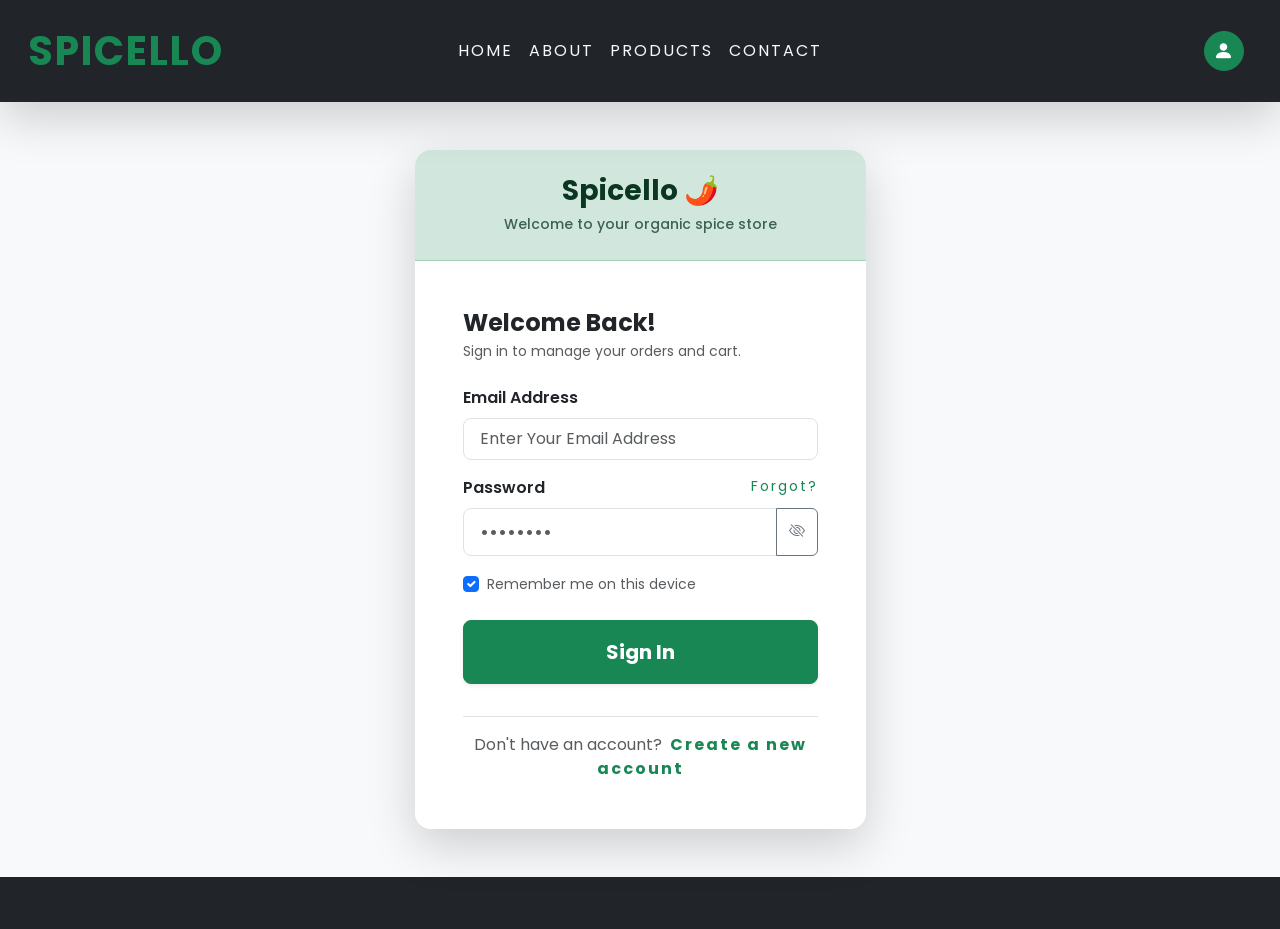
<file: login.html>
<!DOCTYPE html>
<html lang="en">

<head>
    <meta charset="UTF-8">
    <meta name="viewport" content="width=device-width, initial-scale=1.0">
    <title>Login / Sign Up | Spicello 🌶️</title>
    <link href="css/sytle.css" rel="stylesheet">
    <link rel="preconnect" href="https://fonts.googleapis.com">
    <link rel="preconnect" href="https://fonts.gstatic.com" crossorigin>
    <link href="https://fonts.googleapis.com/css2?family=Poppins:wght@400;500;600;700&display=swap" rel="stylesheet">
    <link href="https://cdn.jsdelivr.net/npm/bootstrap@5.3.8/dist/css/bootstrap.min.css" rel="stylesheet"
        integrity="sha384-sRIl4kxILFvY47J16cr9ZwB07vP4J8+LH7qKQnuqkuIAvNWLzeN8tE5YBujZqJLB" crossorigin="anonymous">
    <link rel="stylesheet" href="https://cdn.jsdelivr.net/npm/bootstrap-icons@1.13.1/font/bootstrap-icons.min.css">
    <style>
        .navbar {
            z-index: 1040 !important;
        }
        @media (min-width: 992px) {
            .navbar-collapse {
                position: absolute;
                left: 50%;
                transform: translateX(-50%);
            }
        }
    </style>
</head>

<body class="bg-light d-flex flex-column min-vh-100">
    <!-- Navbar -->
    <nav class="navbar navbar-expand-lg sticky-top shadow-lg p-3 bg-dark">
        <div class="container-fluid">
            <a class="navbar-brand text-uppercase text-success fw-bold fs-1" href="index.html">Spicello</a>
            
            <!-- Navbar Actions (Visible on all devices) -->
            <div class="d-flex align-items-center order-lg-last ms-auto">
                <div class="nav-auth-btn me-2">
                    <a href="login.html"
                        class="btn btn-success text-white rounded-circle p-2 d-inline-flex align-items-center justify-content-center"
                        style="width: 40px; height: 40px;" title="Login / Sign Up">
                        <i class="bi bi-person-fill fs-5"></i>
                    </a>
                </div>
                <button class="navbar-toggler bg-success" type="button" data-bs-toggle="collapse"
                    data-bs-target="#navbarSupportedContent" aria-controls="navbarSupportedContent" aria-expanded="false"
                    aria-label="Toggle navigation">
                    <span class="navbar-toggler-icon"></span>
                </button>
            </div>

            <div class="collapse navbar-collapse" id="navbarSupportedContent">
                <ul class="navbar-nav mx-auto text-uppercase">
                    <li class="nav-item">
                        <a class="nav-link text-light" href="index.html#home">Home</a>
                    </li>
                    <li class="nav-item">
                        <a class="nav-link text-light" href="index.html#about">About</a>
                    </li>
                    <li class="nav-item">
                        <a class="nav-link text-light" href="products.html">Products</a>
                    </li>
                    <li class="nav-item">
                        <a class="nav-link text-light" href="index.html#contact">Contact</a>
                    </li>
                </ul>
            </div>
        </div>
    </nav>

    <!-- Auth Section -->
    <div class="container my-auto py-5">
        <div class="row justify-content-center">
            <div class="col-md-8 col-lg-6 col-xl-5">
                <div class="card border-0 shadow-lg rounded-4 overflow-hidden">
                    <!-- Branding Header -->
                    <div class="card-header bg-success-subtle text-center py-4 border-bottom border-success-subtle">
                        <h3 class="fw-bold mb-1 text-success-emphasis">Spicello 🌶️</h3>
                        <small class="text-success-emphasis opacity-75 fw-medium">Welcome to your organic spice
                            store</small>
                    </div>

                    <div class="card-body p-4 p-md-5 bg-white">
                        <div class="tab-content" id="authTabContent">

                            <!-- Sign In Form Pane -->
                            <div class="tab-pane fade show active" id="signin-pane" role="tabpanel" tabindex="0">
                                <h4 class="fw-bold mb-1 text-dark">Welcome Back!</h4>
                                <p class="text-muted small mb-4">Sign in to manage your orders and cart.</p>
                                <form onsubmit="handleSignIn(event)">
                                    <div class="mb-3">
                                        <label for="login-email" class="form-label fw-semibold">Email Address</label>
                                        <input type="email" id="login-email" class="form-control form-control-lg fs-6"
                                            placeholder="Enter Your Email Address" required>
                                    </div>
                                    <div class="mb-3">
                                        <div class="d-flex justify-content-between">
                                            <label for="login-password" class="form-label fw-semibold">Password</label>
                                            <a href="#" class="text-success small text-decoration-none"
                                                onclick="switchAuthForm('forgot'); return false;">Forgot?</a>
                                        </div>
                                        <div class="input-group">
                                            <input type="password" id="login-password"
                                                class="form-control form-control-lg" placeholder="••••••••" required>
                                            <button class="btn btn-outline-secondary" type="button"
                                                onclick="togglePasswordVisibility('login-password', 'toggle-login-pass-icon')"
                                                title="Toggle Password Visibility">
                                                <i class="bi bi-eye-slash" id="toggle-login-pass-icon"></i>
                                            </button>
                                        </div>
                                    </div>
                                    <div class="form-check mb-4">
                                        <input type="checkbox" class="form-check-input" id="rememberMe" checked>
                                        <label class="form-check-label text-muted small" for="rememberMe">Remember me on
                                            this device</label>
                                    </div>
                                    <button type="submit"
                                        class="btn btn-success btn-lg w-100 py-3 fw-bold rounded-3 shadow-sm mb-3">
                                        Sign In
                                    </button>
                                </form>

                                <div class="text-center mt-3 pt-3 border-top">
                                    <p class="text-muted mb-0">Don't have an account? <a href="#"
                                            class="text-success fw-bold text-decoration-none ms-1"
                                            onclick="switchAuthForm('signup'); return false;">Create a new account</a>
                                    </p>
                                </div>
                            </div>

                            <!-- Create Account Form Pane -->
                            <div class="tab-pane fade" id="signup-pane" role="tabpanel" tabindex="0">
                                <h4 class="fw-bold mb-1 text-success">Join Spicello <i class="bi bi-heart-fill text-success ms-1"></i></h4>
                                <p class="text-muted small mb-4">Join our community of food lovers and bring pure, organic flavors to your kitchen! 🌶️✨</p>

                                <form onsubmit="handleSignUp(event)">
                                    <div class="mb-3">
                                        <label for="reg-name" class="form-label fw-semibold">Full Name</label>
                                        <input type="text" id="reg-name" class="form-control" placeholder="Enter Your Full Name "
                                            required>
                                    </div>
                                    <div class="mb-3">
                                        <label for="reg-phone" class="form-label fw-semibold">Phone Number</label>
                                        <input type="tel" id="reg-phone" class="form-control"
                                            placeholder="Enter Your Phone Number" required pattern="[0-9]{10}">
                                    </div>
                                    <div class="mb-3">
                                        <label for="reg-email" class="form-label fw-semibold">Email Address</label>
                                        <input type="email" id="reg-email" class="form-control"
                                            placeholder="Enter Your Email Address" required>
                                    </div>
                                    <div class="mb-3">
                                        <label for="reg-password" class="form-label fw-semibold">Password</label>
                                        <div class="input-group">
                                            <input type="password" id="reg-password"
                                                class="form-control form-control-lg  fs-6" placeholder="At least 6 characters"
                                                required minlength="6">
                                            <button class="btn btn-outline-secondary" type="button"
                                                onclick="togglePasswordVisibility('reg-password', 'toggle-reg-pass-icon')"
                                                title="Toggle Password Visibility">
                                                <i class="bi bi-eye-slash" id="toggle-reg-pass-icon"></i>
                                            </button>
                                        </div>
                                    </div>
                                    <button type="submit"
                                        class="btn btn-success btn-lg w-100 py-3 fw-bold rounded-3 shadow-sm mt-3 mb-3">
                                        Create Account
                                    </button>
                                </form>

                                <div class="text-center mt-3 pt-3 border-top">
                                    <p class="text-muted mb-0">Already have an account? <a href="#"
                                            class="text-success fw-bold text-decoration-none ms-1"
                                            onclick="switchAuthForm('signin'); return false;">Sign In</a></p>
                                </div>
                            </div>

                            <!-- Forgot Password Pane -->
                            <div class="tab-pane fade" id="forgot-pane" role="tabpanel" tabindex="0">
                                <h4 class="fw-bold mb-1 text-dark">Reset Password</h4>
                                <p class="text-muted small mb-4">Create a new password for your account.</p>
                                <form onsubmit="handleResetPassword(event)">
                                    <div class="mb-3">
                                        <label for="forgot-email" class="form-label fw-semibold">Email Address</label>
                                        <input type="email" id="forgot-email" class="form-control"
                                            placeholder="Enter Your Email Address" required>
                                    </div>
                                    <div class="mb-3">
                                        <label for="forgot-password" class="form-label fw-semibold">New Password</label>
                                        <div class="input-group">
                                            <input type="password" id="forgot-password"
                                                class="form-control" placeholder="Minimum 6 characters" required minlength="6">
                                            <button class="btn btn-outline-secondary" type="button"
                                                onclick="togglePasswordVisibility('forgot-password', 'toggle-forgot-pass-icon')"
                                                title="Toggle Password Visibility">
                                                <i class="bi bi-eye-slash" id="toggle-forgot-pass-icon"></i>
                                            </button>
                                        </div>
                                    </div>
                                    <div class="mb-3">
                                        <label for="forgot-confirm" class="form-label fw-semibold">Confirm New Password</label>
                                        <div class="input-group">
                                            <input type="password" id="forgot-confirm" class="form-control"
                                                placeholder="••••••••" required>
                                            <button class="btn btn-outline-secondary" type="button"
                                                onclick="togglePasswordVisibility('forgot-confirm', 'toggle-forgot-confirm-icon')"
                                                title="Toggle Password Visibility">
                                                <i class="bi bi-eye-slash" id="toggle-forgot-confirm-icon"></i>
                                            </button>
                                        </div>
                                    </div>
                                    <button type="submit"
                                        class="btn btn-success btn-lg w-100 py-3 fw-bold rounded-3 shadow-sm mt-3 mb-3">
                                        Reset Password
                                    </button>
                                </form>

                                <div class="text-center mt-3 pt-3 border-top">
                                    <p class="text-muted mb-0"><a href="#"
                                            class="text-success fw-bold text-decoration-none"
                                            onclick="switchAuthForm('signin'); return false;">Back to Sign In</a></p>
                                </div>
                            </div>

                        </div>
                    </div>
                </div>
            </div>
        </div>
    </div>

    <!-- Footer -->
    <footer class="mt-auto py-3 bg-dark text-center text-muted">
        <div class="container">
            © 2026 Spicello. All Rights Reserved
        </div>
    </footer>

    <!-- Toast Container -->
    <div id="toast-container" class="toast-container position-fixed bottom-0 end-0 p-3"></div>

    <script src="https://cdn.jsdelivr.net/npm/bootstrap@5.3.8/dist/js/bootstrap.bundle.min.js"
        integrity="sha384-FKyoEForCGlyvwx9Hj09JcYn3nv7wiPVlz7YYwJrWVcXK/BmnVDxM+D2scQbITxI"
        crossorigin="anonymous"></script>
    <script src="js/auth.js"></script>
    <script src="js/cart.js"></script>

    <script>
        // Helper to get all registered users
        function getRegisteredUsers() {
            try {
                const stored = localStorage.getItem('spicello_users');
                return stored ? JSON.parse(stored) : [];
            } catch (e) {
                console.error('Failed to parse registered users:', e);
                return [];
            }
        }

        // Helper to save registered users
        function saveRegisteredUsers(users) {
            try {
                localStorage.setItem('spicello_users', JSON.stringify(users));
            } catch (e) {
                console.error('Failed to save registered users:', e);
            }
        }

        // Seed a default user if none exists
        document.addEventListener('DOMContentLoaded', () => {
            const users = getRegisteredUsers();
            if (users.length === 0) {
                users.push({
                    name: 'Test User',
                    email: 'test@example.com',
                    password: 'password123',
                    phone: '9876543210'
                });
                saveRegisteredUsers(users);
            }
        });

        function togglePasswordVisibility(inputId, iconId) {
            const input = document.getElementById(inputId);
            const icon = document.getElementById(iconId);
            if (input.type === 'password') {
                input.type = 'text';
                icon.classList.remove('bi-eye-slash');
                icon.classList.add('bi-eye');
            } else {
                input.type = 'password';
                icon.classList.remove('bi-eye');
                icon.classList.add('bi-eye-slash');
            }
        }

        function switchAuthForm(type) {
            const signinPane = document.getElementById('signin-pane');
            const signupPane = document.getElementById('signup-pane');
            const forgotPane = document.getElementById('forgot-pane');
            
            signinPane.classList.remove('show', 'active');
            signupPane.classList.remove('show', 'active');
            if (forgotPane) forgotPane.classList.remove('show', 'active');

            if (type === 'signup') {
                signupPane.classList.add('show', 'active');
            } else if (type === 'forgot') {
                if (forgotPane) forgotPane.classList.add('show', 'active');
            } else {
                signinPane.classList.add('show', 'active');
            }
        }

        function handleSignIn(e) {
            e.preventDefault();
            const email = document.getElementById('login-email').value.trim();
            const password = document.getElementById('login-password').value;

            const users = getRegisteredUsers();
            const user = users.find(u => u.email.toLowerCase() === email.toLowerCase());

            if (!user) {
                showToast('Account Not Found', 'No account exists with this email address. Please sign up.', 'warning');
                return;
            }

            if (user.password !== password) {
                showToast('Incorrect Password', 'The password you entered is incorrect. Please try again.', 'warning');
                return;
            }

            // Success
            setUser({ name: user.name, email: user.email, phone: user.phone });
            showToast('Welcome back!', `Signed in successfully as ${user.name}.`);

            const params = new URLSearchParams(window.location.search);
            const redirectUrl = params.get('redirect') || 'index.html';
            setTimeout(() => {
                window.location.href = redirectUrl;
            }, 1000);
        }

        function handleSignUp(e) {
            e.preventDefault();
            const name = document.getElementById('reg-name').value.trim();
            const email = document.getElementById('reg-email').value.trim();
            const phone = document.getElementById('reg-phone').value.trim();
            const password = document.getElementById('reg-password').value;

            const users = getRegisteredUsers();
            
            // Check if user already exists
            if (users.some(u => u.email.toLowerCase() === email.toLowerCase())) {
                showToast('Registration Failed', 'An account with this email already exists.', 'warning');
                return;
            }

            // Create new user
            const newUser = { name, email, phone, password };
            users.push(newUser);
            saveRegisteredUsers(users);

            // Log user in automatically
            setUser({ name: name, email: email, phone: phone });
            showToast('Account Created!', `Welcome to Spicello, ${name}!`);

            const params = new URLSearchParams(window.location.search);
            const redirectUrl = params.get('redirect') || 'index.html';
            setTimeout(() => {
                window.location.href = redirectUrl;
            }, 1000);
        }

        function handleResetPassword(e) {
            e.preventDefault();
            const email = document.getElementById('forgot-email').value.trim();
            const password = document.getElementById('forgot-password').value;
            const confirm = document.getElementById('forgot-confirm').value;

            if (password !== confirm) {
                showToast('Password Mismatch', 'New password and confirm password do not match.', 'warning');
                return;
            }

            const users = getRegisteredUsers();
            const userIndex = users.findIndex(u => u.email.toLowerCase() === email.toLowerCase());

            if (userIndex === -1) {
                showToast('Account Not Found', 'No account is registered with this email address.', 'warning');
                return;
            }

            // Update password
            users[userIndex].password = password;
            saveRegisteredUsers(users);

            showToast('Success!', 'Your password has been reset successfully. Please sign in with your new password.');

            setTimeout(() => {
                switchAuthForm('signin');
                // Clear fields
                document.getElementById('forgot-email').value = '';
                document.getElementById('forgot-password').value = '';
                document.getElementById('forgot-confirm').value = '';
            }, 1500);
        }
    </script>
</body>

</html>
</file>
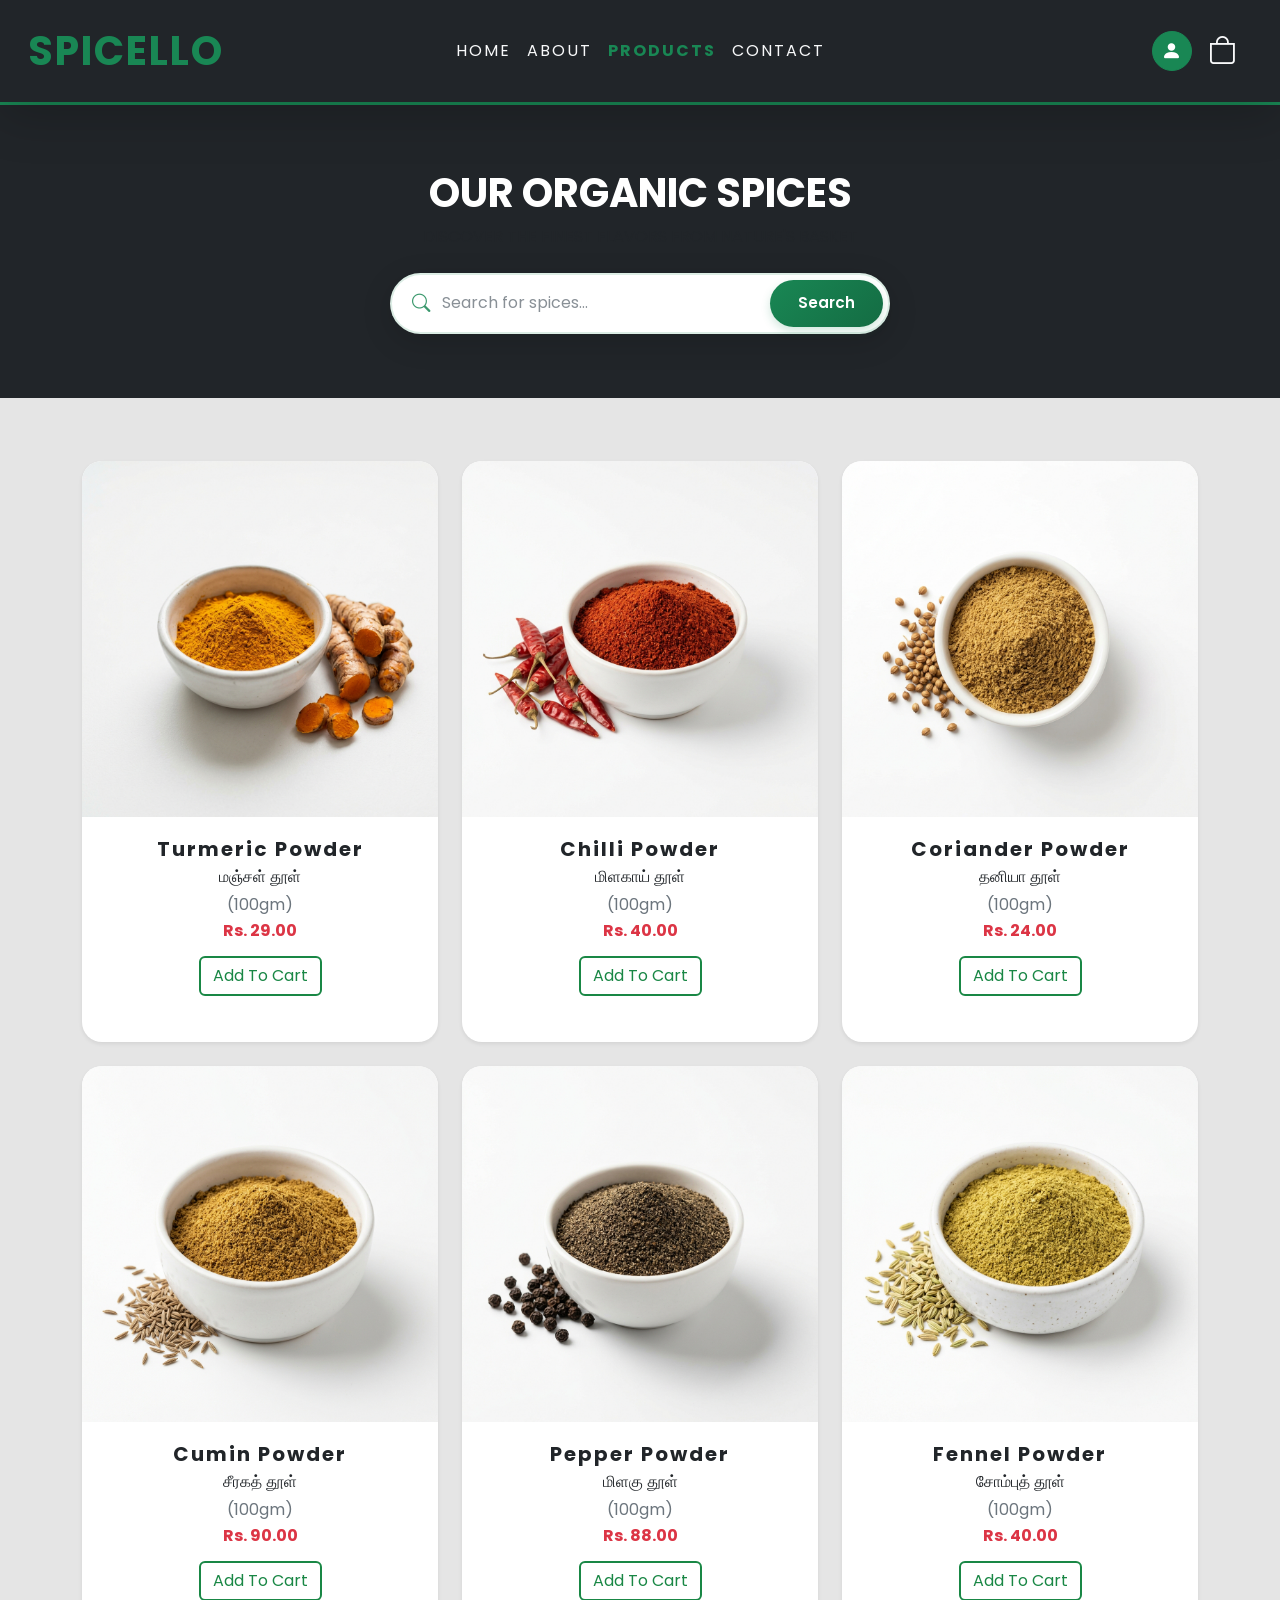
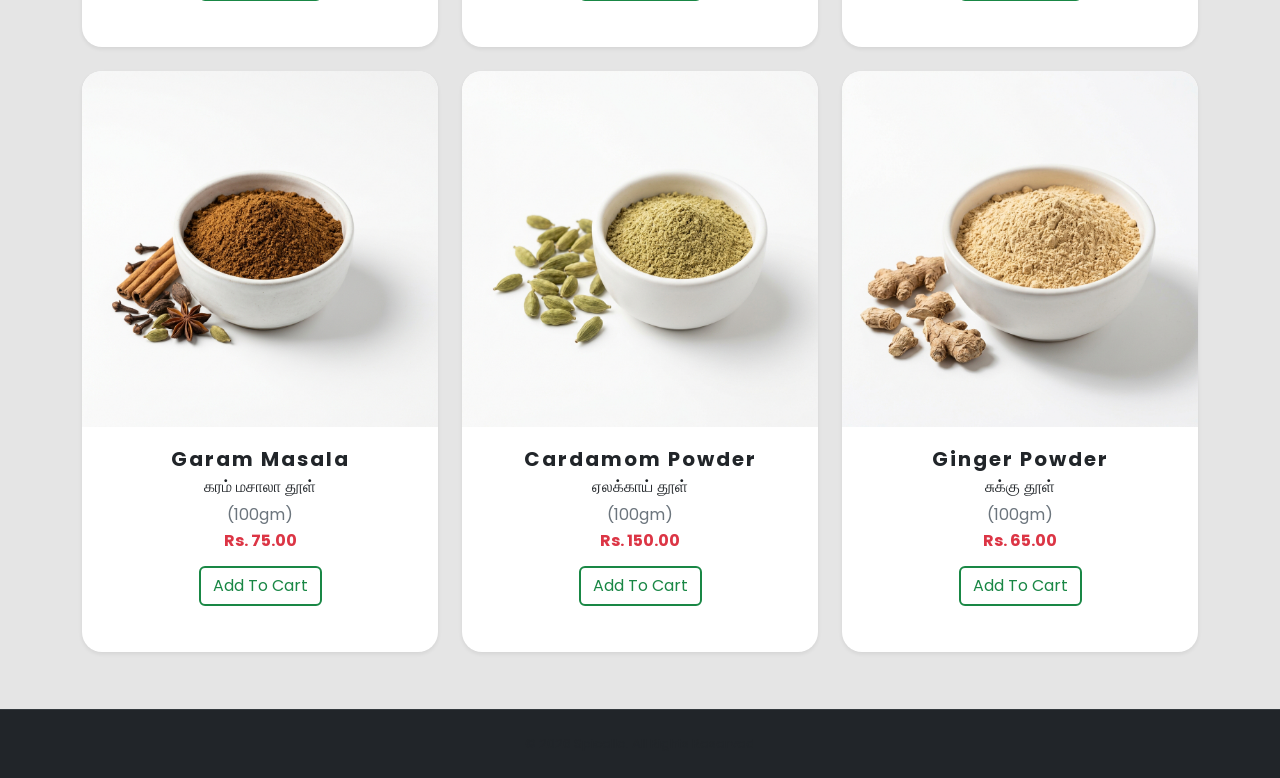
<file: products.html>
<!DOCTYPE html>
<html lang="en">

<head>
    <meta charset="UTF-8">
    <meta name="viewport" content="width=device-width, initial-scale=1.0">
    <title>All Organic Spices | Spicello 🌶️</title>
    <link href="css/sytle.css" rel="stylesheet">
    <link rel="preconnect" href="https://fonts.googleapis.com">
    <link rel="preconnect" href="https://fonts.gstatic.com" crossorigin>
    <link href="https://fonts.googleapis.com/css2?family=Poppins:wght@400;500;600;700&display=swap" rel="stylesheet">
    <link href="https://cdn.jsdelivr.net/npm/bootstrap@5.3.8/dist/css/bootstrap.min.css" rel="stylesheet"
        integrity="sha384-sRIl4kxILFvY47J16cr9ZwB07vP4J8+LH7qKQnuqkuIAvNWLzeN8tE5YBujZqJLB" crossorigin="anonymous">
    <link rel="stylesheet" href="https://cdn.jsdelivr.net/npm/bootstrap-icons@1.13.1/font/bootstrap-icons.min.css">
    <style>
        .navbar {
            z-index: 1040 !important;
        }
        @media (min-width: 992px) {
            .navbar-collapse {
                position: absolute;
                left: 50%;
                transform: translateX(-50%);
            }
        }
        .search-container {
            display: flex;
            justify-content: center;
            width: 100%;
        }
        .search-bar {
            display: flex;
            align-items: center;
            background: #ffffff;
            border: 2px solid rgba(25, 135, 84, 0.15);
            border-radius: 50px;
            padding: 5px 5px 5px 20px;
            width: 100%;
            max-width: 500px;
            transition: all 0.3s cubic-bezier(0.4, 0, 0.2, 1);
            box-shadow: 0 8px 30px rgba(0, 0, 0, 0.15);
        }
        .search-bar:focus-within {
            border-color: #198754;
            box-shadow: 0 10px 35px rgba(25, 135, 84, 0.25);
            transform: translateY(-2px);
        }
        .search-icon {
            color: #198754;
            font-size: 1.15rem;
            margin-right: 12px;
            opacity: 0.85;
        }
        .search-bar input {
            flex: 1;
            min-width: 0;
            border: none !important;
            outline: none !important;
            font-size: 1rem;
            color: #212529;
            background: transparent;
            font-family: 'Poppins', sans-serif;
            font-weight: 500;
            padding-right: 15px;
        }
        .search-bar input::placeholder {
            color: #6c757d;
            font-weight: 400;
            opacity: 0.8;
        }
        #search-btn {
            flex-shrink: 0;
            background: linear-gradient(135deg, #198754, #146c43);
            color: #ffffff;
            border: none;
            outline: none;
            border-radius: 50px;
            padding: 12px 28px;
            font-size: 0.95rem;
            font-weight: 600;
            cursor: pointer;
            transition: all 0.2s ease;
            box-shadow: 0 4px 10px rgba(25, 135, 84, 0.2);
            display: flex;
            align-items: center;
            justify-content: center;
        }
        #search-btn:hover {
            background: linear-gradient(135deg, #157347, #0f5132);
            transform: scale(1.03);
            box-shadow: 0 6px 15px rgba(25, 135, 84, 0.35);
        }
        #search-btn:active {
            transform: scale(0.97);
        }
    </style>
</head>

<body class="bg-light">
    <!-- Navbar -->
    <nav class="navbar navbar-expand-lg sticky-top shadow-lg p-3 bg-dark">
        <div class="container-fluid">
            <a class="navbar-brand text-uppercase text-success fw-bold fs-1" href="index.html">Spicello</a>
            
            <!-- Navbar Actions (Visible on all devices) -->
            <div class="d-flex align-items-center order-lg-last ms-auto">
                <div class="nav-auth-btn me-3">
                    <a href="login.html"
                        class="btn btn-success text-white rounded-circle p-2 d-inline-flex align-items-center justify-content-center"
                        style="width: 40px; height: 40px;" title="Login / Sign Up">
                        <i class="bi bi-person-fill fs-5"></i>
                    </a>
                </div>
                <div class="cart-bag-container me-3 position-relative" id="cart-bag-toggle" data-bs-toggle="offcanvas"
                    data-bs-target="#cartOffcanvas" aria-controls="cartOffcanvas" title="View Shopping Cart" style="cursor: pointer;">
                    <i id="bag" class="bi bi-bag text-light fs-3"></i>
                    <span id="cart-count-badge"
                        class="badge rounded-pill bg-danger position-absolute top-0 start-100 translate-middle d-none">0</span>
                </div>
                <button class="navbar-toggler bg-success" type="button" data-bs-toggle="collapse"
                    data-bs-target="#navbarSupportedContent" aria-controls="navbarSupportedContent" aria-expanded="false"
                    aria-label="Toggle navigation">
                    <span class="navbar-toggler-icon"></span>
                </button>
            </div>

            <div class="collapse navbar-collapse" id="navbarSupportedContent">
                <ul class="navbar-nav mx-auto text-uppercase">
                    <li class="nav-item">
                        <a class="nav-link text-light" href="index.html#home">Home</a>
                    </li>
                    <li class="nav-item">
                        <a class="nav-link text-light" href="index.html#about">About</a>
                    </li>
                    <li class="nav-item">
                        <a class="nav-link text-success fw-bold" href="products.html">Products</a>
                    </li>
                    <li class="nav-item">
                        <a class="nav-link text-light" href="index.html#contact">Contact</a>
                    </li>
                </ul>
            </div>
        </div>
    </nav>

    <!-- Page Header & Search Bar -->
    <header class="bg-dark text-white text-center py-5 border-top border-success border-3">
        <div class="container py-3">
            <h1 class="fw-bold mb-2">OUR ORGANIC SPICES</h1>
            <p class="text-muted text-uppercase mb-4">Discover the finest flavors from nature's basket</p>
            <div class="search-container position-relative">
                <div class="search-bar">
                    <i class="bi bi-search search-icon"></i>
                    <input type="text" id="product-search" placeholder="Search for spices..." autocomplete="off" aria-label="Search for spices">
                    <button type="button" id="search-btn">Search</button>
                </div>
                <ul id="search-suggestions" class="dropdown-menu shadow border rounded-3" style="display: none; position: absolute; z-index: 1050; max-height: 200px; overflow-y: auto; width: 100%; max-width: 500px; top: 100%; left: 50%; transform: translate(-50%, 8px); font-size: 0.9rem;"></ul>
            </div>
        </div>
    </header>

    <!-- Products Grid Section -->
    <main class="py-5" id="product">
        <div class="container">
            <div class="row">
                <!-- Product 1 -->
                <div class="col-md-4 col-12 mb-4">
                    <div class="card h-100 border-0 shadow-sm rounded-3 overflow-hidden">
                        <a href="product-detail.html?id=p1">
                            <img src="image/image1.jpg" class="card-img-top" alt="Turmeric Powder">
                        </a>
                        <div class="card-body text-center">
                            <a href="product-detail.html?id=p1" class="text-decoration-none text-dark">
                                <h5 class="card-title m-1 fw-bold">Turmeric Powder</h5>
                            </a>
                            <p class="m-1 fw-normal">மஞ்சள் தூள்</p>
                            <p class="m-1 text-secondary">(100gm)</p>
                            <h6 class="text-danger fw-bold">Rs. 29.00</h6>
                            <button class="btn add-to-cart-btn mt-2" data-id="p1" data-name="Turmeric Powder"
                                data-price="29.00" data-weight="100gm"
                                data-image="image/image1.jpg">Add To Cart</button>
                        </div>
                    </div>
                </div>
                <!-- Product 2 -->
                <div class="col-md-4 col-12 mb-4">
                    <div class="card h-100 border-0 shadow-sm rounded-3 overflow-hidden">
                        <a href="product-detail.html?id=p2">
                            <img src="image/image2.jpg" class="card-img-top" alt="Chilli Powder">
                        </a>
                        <div class="card-body text-center">
                            <a href="product-detail.html?id=p2" class="text-decoration-none text-dark">
                                <h5 class="card-title m-1 fw-bold">Chilli Powder</h5>
                            </a>
                            <p class="m-1 fw-normal">மிளகாய் தூள்</p>
                            <p class="m-1 text-secondary">(100gm)</p>
                            <h6 class="text-danger fw-bold">Rs. 40.00</h6>
                            <button class="btn add-to-cart-btn mt-2" data-id="p2" data-name="Chilli Powder"
                                data-price="40.00" data-weight="100gm"
                                data-image="image/image2.jpg">Add To Cart</button>
                        </div>
                    </div>
                </div>
                <!-- Product 3 -->
                <div class="col-md-4 col-12 mb-4">
                    <div class="card h-100 border-0 shadow-sm rounded-3 overflow-hidden">
                        <a href="product-detail.html?id=p3">
                            <img src="image/image3.jpg" class="card-img-top" alt="Coriander Powder">
                        </a>
                        <div class="card-body text-center">
                            <a href="product-detail.html?id=p3" class="text-decoration-none text-dark">
                                <h5 class="card-title m-1 fw-bold">Coriander Powder</h5>
                            </a>
                            <p class="m-1 fw-normal">தனியா தூள்</p>
                            <p class="text-secondary m-1">(100gm)</p>
                            <h6 class="text-danger fw-bold">Rs. 24.00</h6>
                            <button class="btn add-to-cart-btn mt-2" data-id="p3" data-name="Coriander Powder"
                                data-price="24.00" data-weight="100gm"
                                data-image="image/image3.jpg">Add To Cart</button>
                        </div>
                    </div>
                </div>
                <!-- Product 4 -->
                <div class="col-md-4 col-12 mb-4">
                    <div class="card h-100 border-0 shadow-sm rounded-3 overflow-hidden">
                        <a href="product-detail.html?id=p4">
                            <img src="image/image4.jpg" class="card-img-top" alt="Cumin Powder">
                        </a>
                        <div class="card-body text-center">
                            <a href="product-detail.html?id=p4" class="text-decoration-none text-dark">
                                <h5 class="card-title m-1 fw-bold">Cumin Powder</h5>
                            </a>
                            <p class="m-1 fw-normal">சீரகத் தூள்</p>
                            <p class="text-secondary m-1">(100gm)</p>
                            <h6 class="text-danger fw-bold">Rs. 90.00</h6>
                            <button class="btn add-to-cart-btn mt-2" data-id="p4" data-name="Cumin Powder" data-price="90.00"
                                data-weight="100gm" data-image="image/image4.jpg">Add To Cart</button>
                        </div>
                    </div>
                </div>
                <!-- Product 5 -->
                <div class="col-md-4 col-12 mb-4">
                    <div class="card h-100 border-0 shadow-sm rounded-3 overflow-hidden">
                        <a href="product-detail.html?id=p5">
                            <img src="image/image5.jpg" class="card-img-top" alt="Pepper Powder">
                        </a>
                        <div class="card-body text-center">
                            <a href="product-detail.html?id=p5" class="text-decoration-none text-dark">
                                <h5 class="card-title m-1 fw-bold">Pepper Powder</h5>
                            </a>
                            <p class="m-1 fw-normal">மிளகு தூள்</p>
                            <p class="text-secondary m-1">(100gm)</p>
                            <h6 class="text-danger fw-bold">Rs. 88.00</h6>
                            <button class="btn add-to-cart-btn mt-2" data-id="p5" data-name="Pepper Powder"
                                data-price="88.00" data-weight="100gm"
                                data-image="image/image5.jpg">Add To Cart</button>
                        </div>
                    </div>
                </div>
                <!-- Product 6 -->
                <div class="col-md-4 col-12 mb-4">
                    <div class="card h-100 border-0 shadow-sm rounded-3 overflow-hidden">
                        <a href="product-detail.html?id=p6">
                            <img src="image/image6.jpg" class="card-img-top" alt="Fennel Powder">
                        </a>
                        <div class="card-body text-center">
                            <a href="product-detail.html?id=p6" class="text-decoration-none text-dark">
                                <h5 class="card-title m-1 fw-bold">Fennel Powder</h5>
                            </a>
                            <p class="m-1 fw-normal">சோம்புத் தூள்</p>
                            <p class="text-secondary m-1">(100gm)</p>
                            <h6 class="text-danger fw-bold">Rs. 40.00</h6>
                            <button class="btn add-to-cart-btn mt-2" data-id="p6" data-name="Fennel Powder"
                                data-price="40.00" data-weight="100gm"
                                data-image="image/image6.jpg">Add To Cart</button>
                        </div>
                    </div>
                </div>
                <!-- Product 7 -->
                <div class="col-md-4 col-12 mb-4">
                    <div class="card h-100 border-0 shadow-sm rounded-3 overflow-hidden">
                        <a href="product-detail.html?id=p7">
                            <img src="image/image7.jpg" class="card-img-top" alt="Garam Masala">
                        </a>
                        <div class="card-body text-center">
                            <a href="product-detail.html?id=p7" class="text-decoration-none text-dark">
                                <h5 class="card-title m-1 fw-bold">Garam Masala</h5>
                            </a>
                            <p class="m-1 fw-normal">கரம் மசாலா தூள்</p>
                            <p class="text-secondary m-1">(100gm)</p>
                            <h6 class="text-danger fw-bold">Rs. 75.00</h6>
                            <button class="btn add-to-cart-btn mt-2" data-id="p7" data-name="Garam Masala"
                                data-price="75.00" data-weight="100gm"
                                data-image="image/image7.jpg">Add To Cart</button>
                        </div>
                    </div>
                </div>
                <!-- Product 8 -->
                <div class="col-md-4 col-12 mb-4">
                    <div class="card h-100 border-0 shadow-sm rounded-3 overflow-hidden">
                        <a href="product-detail.html?id=p8">
                            <img src="image/image8.jpg" class="card-img-top" alt="Cardamom Powder">
                        </a>
                        <div class="card-body text-center">
                            <a href="product-detail.html?id=p8" class="text-decoration-none text-dark">
                                <h5 class="card-title m-1 fw-bold">Cardamom Powder</h5>
                            </a>
                            <p class="m-1 fw-normal">ஏலக்காய் தூள்</p>
                            <p class="text-secondary m-1">(100gm)</p>
                            <h6 class="text-danger fw-bold">Rs. 150.00</h6>
                            <button class="btn add-to-cart-btn mt-2" data-id="p8" data-name="Cardamom Powder"
                                data-price="150.00" data-weight="100gm"
                                data-image="image/image8.jpg">Add To Cart</button>
                        </div>
                    </div>
                </div>
                <!-- Product 9 -->
                <div class="col-md-4 col-12 mb-4">
                    <div class="card h-100 border-0 shadow-sm rounded-3 overflow-hidden">
                        <a href="product-detail.html?id=p9">
                            <img src="image/image9.jpg" class="card-img-top" alt="Ginger Powder">
                        </a>
                        <div class="card-body text-center">
                            <a href="product-detail.html?id=p9" class="text-decoration-none text-dark">
                                <h5 class="card-title m-1 fw-bold">Ginger Powder</h5>
                            </a>
                            <p class="m-1 fw-normal">சுக்கு தூள்</p>
                            <p class="text-secondary m-1">(100gm)</p>
                            <h6 class="text-danger fw-bold">Rs. 65.00</h6>
                            <button class="btn add-to-cart-btn mt-2" data-id="p9" data-name="Ginger Powder"
                                data-price="65.00" data-weight="100gm"
                                data-image="image/image9.jpg">Add To Cart</button>
                        </div>
                    </div>
                </div>
            </div>
        </div>
    </main>

    <!-- Footer -->
    <footer class="py-4 bg-dark text-center text-muted border-top border-secondary border-opacity-25 mt-auto">
        <div class="container">
            © 2026 Spicello. All Rights Reserved
        </div>
    </footer>

    <!-- Cart Offcanvas Sidebar -->
    <div class="offcanvas offcanvas-end" tabindex="-1" id="cartOffcanvas" aria-labelledby="cartOffcanvasLabel">
        <div class="offcanvas-header bg-dark text-white">
            <h5 class="offcanvas-title fw-bold" id="cartOffcanvasLabel">
                <i class="bi bi-cart3 me-2 text-success"></i>Your Shopping Cart
            </h5>
            <button type="button" class="btn-close btn-close-white" data-bs-dismiss="offcanvas"
                aria-label="Close"></button>
        </div>
        <div class="offcanvas-body p-3">
            <!-- Empty State -->
            <div id="cart-empty-state" class="text-center py-5 d-none">
                <i class="bi bi-bag-x text-muted display-1"></i>
                <h5 class="mt-3 text-secondary">Your cart is empty</h5>
                <p class="text-muted small">Looks like you haven't added any organic spices yet.</p>
                <button class="btn btn-success mt-2" data-bs-dismiss="offcanvas">Shop Spices</button>
            </div>

            <!-- Cart Items List -->
            <div id="cart-items-list"></div>
        </div>
        <div class="offcanvas-footer p-3 shadow-lg" id="cart-footer">
            <div class="d-flex justify-content-between mb-2">
                <span class="text-muted">Subtotal</span>
                <span class="fw-bold" id="cart-subtotal">Rs. 0.00</span>
            </div>
            <div class="d-flex justify-content-between mb-3 fs-5">
                <span class="fw-bold">Total</span>
                <span class="fw-bold text-success" id="cart-grand-total">Rs. 0.00</span>
            </div>
            <div class="d-grid gap-2">
                <button class="btn btn-success btn-lg fw-bold py-2" onclick="proceedToCheckoutPage()">
                    Proceed to Checkout <i class="bi bi-arrow-right ms-1"></i>
                </button>
                <a href="cart.html" class="btn btn-outline-success btn-sm">
                    <i class="bi bi-bag-check me-1"></i>View Full Cart Page
                </a>
                <button class="btn btn-outline-danger btn-sm" onclick="clearCart()">
                    Clear Cart
                </button>
            </div>
        </div>
    </div>

    <!-- Toast Notification Container -->
    <div id="toast-container" class="toast-container position-fixed bottom-0 end-0 p-3"></div>

    <script src="https://cdn.jsdelivr.net/npm/bootstrap@5.3.8/dist/js/bootstrap.bundle.min.js"
        integrity="sha384-FKyoEForCGlyvwx9Hj09JcYn3nv7wiPVlz7YYwJrWVcXK/BmnVDxM+D2scQbITxI"
        crossorigin="anonymous"></script>
    <script src="js/auth.js"></script>
    <script src="js/cart.js"></script>

    <!-- Search Script -->
    <script>
        document.addEventListener('DOMContentLoaded', () => {
            const searchInput = document.getElementById('product-search');
            const searchBtn = document.getElementById('search-btn');
            const productCards = document.querySelectorAll('#product .col-md-4');

            const suggestionsList = document.getElementById('search-suggestions');

            // Dynamically gather product names from the cards currently in DOM
            const productNames = Array.from(productCards).map(cardCol => {
                const titleEl = cardCol.querySelector('.card-title');
                return titleEl ? titleEl.textContent.trim() : '';
            }).filter(name => name.length > 0);
            const uniqueProductNames = [...new Set(productNames)];

            function updateSuggestions() {
                const query = searchInput.value.toLowerCase().trim();
                if (!query) {
                    suggestionsList.style.display = 'none';
                    suggestionsList.innerHTML = '';
                    return;
                }

                // Filter suggestions that contain the query
                const matches = uniqueProductNames.filter(name => 
                    name.toLowerCase().includes(query)
                );

                if (matches.length === 0) {
                    suggestionsList.style.display = 'none';
                    suggestionsList.innerHTML = '';
                    return;
                }

                // Render list items
                suggestionsList.innerHTML = matches.map(match => {
                    // Highlight matching substring
                    const index = match.toLowerCase().indexOf(query);
                    const before = match.substring(0, index);
                    const matchedText = match.substring(index, index + query.length);
                    const after = match.substring(index + query.length);
                    
                    return `
                        <li>
                            <a class="dropdown-item py-1.5 px-3 fw-medium" href="#" style="cursor: pointer;" onclick="selectSuggestion('${match.replace(/'/g, "\\'")}', event)">
                                ${before}<strong class="text-success">${matchedText}</strong>${after}
                            </a>
                        </li>
                    `;
                }).join('');

                suggestionsList.style.display = 'block';
            }

            // Expose selectSuggestion to global scope so inline onclick works
            window.selectSuggestion = function(value, event) {
                if (event) event.preventDefault();
                searchInput.value = value;
                suggestionsList.style.display = 'none';
                filterProducts();
            };

            function filterProducts() {
                const query = searchInput.value.toLowerCase().trim();
                let matchesFound = 0;

                productCards.forEach(cardCol => {
                    const titleElement = cardCol.querySelector('.card-title');
                    if (titleElement) {
                        const titleText = titleElement.textContent.toLowerCase();
                        if (titleText.includes(query)) {
                            cardCol.style.display = '';
                            matchesFound++;
                        } else {
                            cardCol.style.display = 'none';
                        }
                    }
                });

                let noResultsMsg = document.getElementById('no-products-found');
                if (matchesFound === 0) {
                    if (!noResultsMsg) {
                        noResultsMsg = document.createElement('div');
                        noResultsMsg.id = 'no-products-found';
                        noResultsMsg.className = 'col-12 text-center py-5';
                        noResultsMsg.innerHTML = `
                            <i class="bi bi-search display-3 text-secondary"></i>
                            <h4 class="mt-3 text-dark">No matching spices found</h4>
                            <p class="text-muted">Try searching for other products, like Turmeric, Pepper, or Garam Masala.</p>
                        `;
                        const row = document.querySelector('#product .row');
                        if (row) row.appendChild(noResultsMsg);
                    } else {
                        noResultsMsg.style.display = '';
                    }
                } else {
                    if (noResultsMsg) {
                        noResultsMsg.style.display = 'none';
                    }
                }
            }

            searchInput.addEventListener('input', () => {
                updateSuggestions();
                filterProducts();
            });

            searchBtn.addEventListener('click', () => {
                suggestionsList.style.display = 'none';
                filterProducts();
            });

            searchInput.addEventListener('keypress', (e) => {
                if (e.key === 'Enter') {
                    suggestionsList.style.display = 'none';
                    filterProducts();
                }
            });

            // Close suggestions when clicking outside
            document.addEventListener('click', (e) => {
                if (!searchInput.contains(e.target) && !suggestionsList.contains(e.target)) {
                    suggestionsList.style.display = 'none';
                }
            });

            // Check for search query parameter on load
            const params = new URLSearchParams(window.location.search);
            const searchQuery = params.get('search');
            if (searchQuery) {
                searchInput.value = searchQuery;
                filterProducts();
            }
        });
    </script>
</body>

</html>
</file>
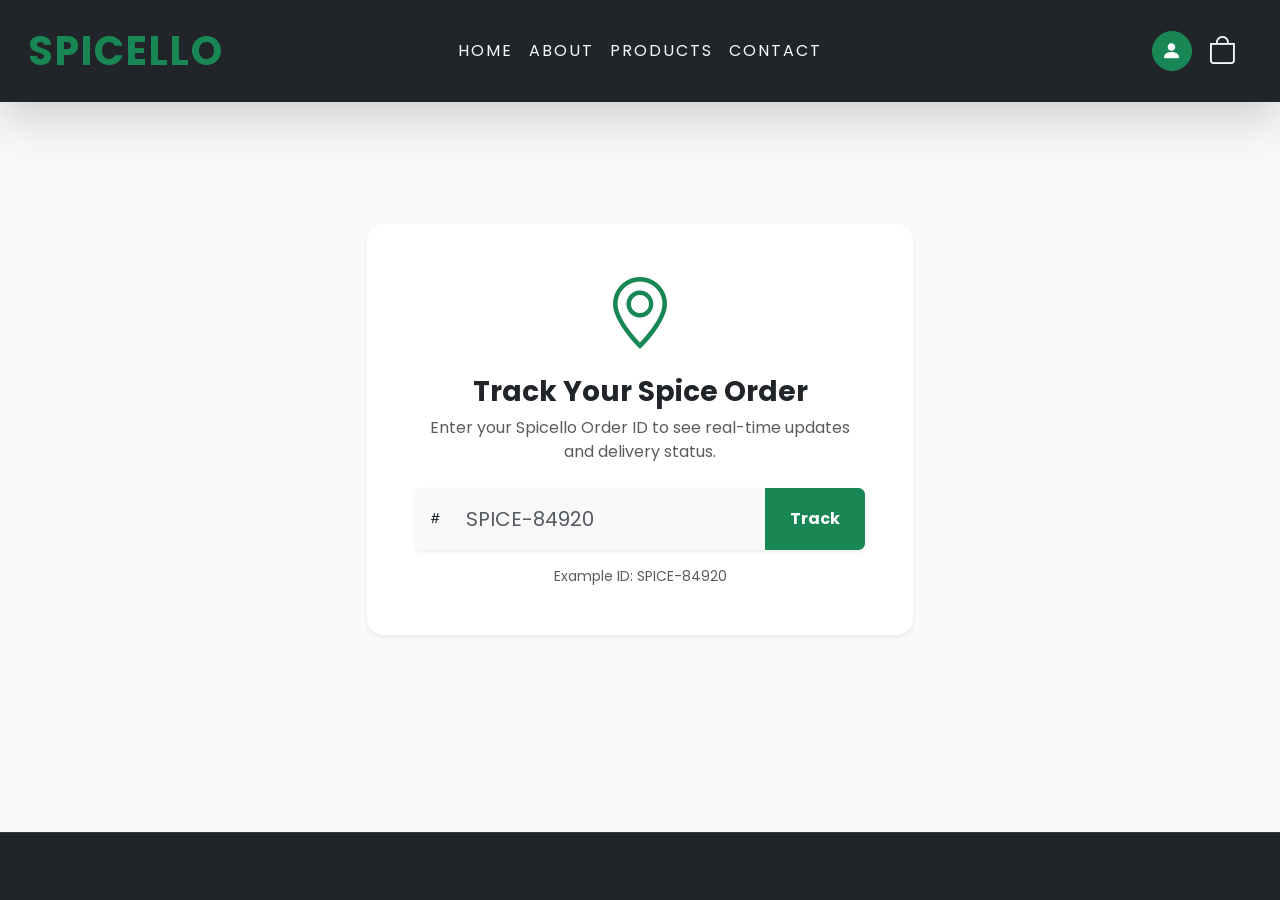
<file: track.html>
<!DOCTYPE html>
<html lang="en">

<head>
    <meta charset="UTF-8">
    <meta name="viewport" content="width=device-width, initial-scale=1.0">
    <title>Track Your Order | Spicello 🌶️</title>
    <link href="css/sytle.css" rel="stylesheet">
    <link rel="preconnect" href="https://fonts.googleapis.com">
    <link rel="preconnect" href="https://fonts.gstatic.com" crossorigin>
    <link href="https://fonts.googleapis.com/css2?family=Poppins:wght@400;500;600;700&display=swap" rel="stylesheet">
    <link href="https://cdn.jsdelivr.net/npm/bootstrap@5.3.8/dist/css/bootstrap.min.css" rel="stylesheet"
        integrity="sha384-sRIl4kxILFvY47J16cr9ZwB07vP4J8+LH7qKQnuqkuIAvNWLzeN8tE5YBujZqJLB" crossorigin="anonymous">
    <link rel="stylesheet" href="https://cdn.jsdelivr.net/npm/bootstrap-icons@1.13.1/font/bootstrap-icons.min.css">
    <style>
        .navbar {
            z-index: 1040 !important;
        }
        @media (min-width: 992px) {
            .navbar-collapse {
                position: absolute;
                left: 50%;
                transform: translateX(-50%);
            }
        }
        
        /* Stepper Styles */
        .track-timeline {
            display: flex;
            justify-content: space-between;
            position: relative;
            margin-top: 40px;
            margin-bottom: 40px;
        }
        .track-timeline::before {
            content: '';
            position: absolute;
            top: 25px;
            left: 5%;
            width: 90%;
            height: 4px;
            background-color: #e9ecef;
            z-index: 1;
        }
        .track-timeline-progress {
            position: absolute;
            top: 25px;
            left: 5%;
            height: 4px !important;
            background-color: #198754;
            z-index: 1;
            transition: width 0.8s ease, height 0.8s ease;
        }
        .track-step {
            display: flex;
            flex-direction: column;
            align-items: center;
            position: relative;
            z-index: 2;
            width: 25%;
            text-align: center;
        }
        .step-circle {
            width: 54px;
            height: 54px;
            border-radius: 50%;
            background-color: #ffffff;
            border: 3px solid #e9ecef;
            display: flex;
            align-items: center;
            justify-content: center;
            font-size: 1.3rem;
            color: #adb5bd;
            transition: all 0.3s ease;
            box-shadow: 0 4px 10px rgba(0,0,0,0.05);
            margin-bottom: 12px;
        }
        .track-step.active .step-circle {
            border-color: #198754;
            background-color: #198754;
            color: #ffffff;
            box-shadow: 0 4px 15px rgba(25, 135, 84, 0.3);
        }
        .track-step.completed .step-circle {
            border-color: #198754;
            background-color: #198754;
            color: #ffffff;
        }
        .step-title {
            font-weight: 600;
            font-size: 0.9rem;
            color: #495057;
            margin-bottom: 2px;
        }
        .track-step.active .step-title {
            color: #198754;
        }
        .step-date {
            font-size: 0.75rem;
            color: #6c757d;
        }
        
        @media (max-width: 767px) {
            .track-timeline {
                flex-direction: column;
                align-items: flex-start;
                padding-left: 30px;
            }
            .track-timeline::before {
                left: 45px;
                top: 10%;
                width: 4px;
                height: 80%;
            }
            .track-timeline-progress {
                left: 45px;
                top: 10%;
                width: 4px !important;
                height: 0%;
                transition: height 0.8s ease, width 0.8s ease;
            }
            .track-step {
                flex-direction: row;
                text-align: left;
                width: 100%;
                margin-bottom: 30px;
            }
            .step-circle {
                margin-bottom: 0;
                margin-right: 20px;
                width: 44px;
                height: 44px;
                font-size: 1.1rem;
            }
        }
    </style>
</head>

<body class="bg-light d-flex flex-column min-vh-100">
    <!-- Navbar -->
    <nav class="navbar navbar-expand-lg sticky-top shadow-lg p-3 bg-dark">
        <div class="container-fluid">
            <a class="navbar-brand text-uppercase text-success fw-bold fs-1" href="index.html">Spicello</a>
            
            <!-- Navbar Actions -->
            <div class="d-flex align-items-center order-lg-last ms-auto">
                <div class="nav-auth-btn me-3">
                    <a href="login.html"
                        class="btn btn-success text-white rounded-circle p-2 d-inline-flex align-items-center justify-content-center"
                        style="width: 40px; height: 40px;" title="Login / Sign Up">
                        <i class="bi bi-person-fill fs-5"></i>
                    </a>
                </div>
                <div class="cart-bag-container me-3 position-relative" id="cart-bag-toggle" data-bs-toggle="offcanvas"
                    data-bs-target="#cartOffcanvas" aria-controls="cartOffcanvas" title="View Shopping Cart" style="cursor: pointer;">
                    <i id="bag" class="bi bi-bag text-light fs-3"></i>
                    <span id="cart-count-badge"
                        class="badge rounded-pill bg-danger position-absolute top-0 start-100 translate-middle d-none">0</span>
                </div>
                <button class="navbar-toggler bg-success" type="button" data-bs-toggle="collapse"
                    data-bs-target="#navbarSupportedContent" aria-controls="navbarSupportedContent" aria-expanded="false"
                    aria-label="Toggle navigation">
                    <span class="navbar-toggler-icon"></span>
                </button>
            </div>

            <div class="collapse navbar-collapse" id="navbarSupportedContent">
                <ul class="navbar-nav mx-auto text-uppercase">
                    <li class="nav-item">
                        <a class="nav-link text-light" href="index.html#home">Home</a>
                    </li>
                    <li class="nav-item">
                        <a class="nav-link text-light" href="index.html#about">About</a>
                    </li>
                    <li class="nav-item">
                        <a class="nav-link text-light" href="products.html">Products</a>
                    </li>
                    <li class="nav-item">
                        <a class="nav-link text-light" href="index.html#contact">Contact</a>
                    </li>
                </ul>
            </div>
        </div>
    </nav>

    <!-- Main Container -->
    <main class="py-5 my-auto">
        <div class="container">
            <!-- Search / Track Form (Shown if no ID or loading) -->
            <div id="search-order-section" class="row justify-content-center d-none">
                <div class="col-md-8 col-lg-6 text-center">
                    <div class="card border-0 shadow-sm rounded-4 p-4 p-md-5 bg-white">
                        <i class="bi bi-geo-alt display-2 text-success mb-3"></i>
                        <h3 class="fw-bold mb-2">Track Your Spice Order</h3>
                        <p class="text-muted mb-4">Enter your Spicello Order ID to see real-time updates and delivery status.</p>
                        
                        <form onsubmit="handleSearchSubmit(event)">
                            <div class="input-group mb-3 shadow-sm rounded overflow-hidden">
                                <span class="input-group-text border-0 bg-light"><i class="bi bi-hash"></i></span>
                                <input type="text" id="order-id-input" class="form-control border-0 bg-light py-3 fs-5" placeholder="SPICE-84920" required>
                                <button class="btn btn-success px-4 fw-bold" type="submit">Track</button>
                            </div>
                        </form>
                        <small class="text-muted">Example ID: SPICE-84920</small>
                    </div>
                </div>
            </div>

            <!-- Tracker Display Section -->
            <div id="tracker-display-section" class="d-none">
                <div class="row mb-4">
                    <div class="col-12 text-center text-md-start">
                        <h2 class="fw-bold mb-1">Order Status</h2>
                        <p class="text-muted">Order ID: <span class="fw-bold text-success" id="display-order-id">#SPICE-84920</span> • Placed on: <span id="display-order-date" class="fw-medium">July 22, 2026</span></p>
                    </div>
                </div>

                <!-- Stepper Progress Tracker -->
                <div class="card border-0 shadow-sm rounded-4 p-4 mb-4 bg-white">
                    <div class="track-timeline">
                        <div class="track-timeline-progress" id="timeline-progress-bar" style="width: 0%;"></div>
                        
                        <div class="track-step active" id="step-placed">
                            <div class="step-circle"><i class="bi bi-clipboard-check"></i></div>
                            <div class="step-title">Order Placed</div>
                            <div class="step-date" id="date-placed">Just Now</div>
                        </div>
                        <div class="track-step" id="step-packed">
                            <div class="step-circle"><i class="bi bi-box-seam"></i></div>
                            <div class="step-title">Packed</div>
                            <div class="step-date" id="date-packed">Processing</div>
                        </div>
                        <div class="track-step" id="step-transit">
                            <div class="step-circle"><i class="bi bi-truck"></i></div>
                            <div class="step-title">In Transit</div>
                            <div class="step-date" id="date-transit">Pending</div>
                        </div>
                        <div class="track-step" id="step-delivered">
                            <div class="step-circle"><i class="bi bi-house-check"></i></div>
                            <div class="step-title">Delivered</div>
                            <div class="step-date" id="date-delivered">Pending</div>
                        </div>
                    </div>
                </div>

                <!-- Order Details & Shipping summary -->
                <div class="row g-4">
                    <!-- Delivery Details -->
                    <div class="col-md-6 col-lg-5">
                        <div class="card border-0 shadow-sm rounded-4 p-4 bg-white h-100">
                            <h5 class="fw-bold mb-3"><i class="bi bi-geo-alt-fill text-success me-2"></i>Shipping Address</h5>
                            <p class="mb-1 fw-semibold" id="shipping-name">Arsath Khan</p>
                            <p class="text-muted mb-1" id="shipping-address">No. 12, Spice Street</p>
                            <p class="text-muted mb-1" id="shipping-city">Chennai, TN</p>
                            <p class="text-muted mb-1" id="shipping-zip">600001</p>
                            <p class="text-muted mb-3" id="shipping-phone">Phone: +91 9876543210</p>
                            
                            <hr>
                            
                            <h5 class="fw-bold mb-3 mt-2"><i class="bi bi-truck-flatbed text-success me-2"></i>Estimated Delivery</h5>
                            <h6 class="text-success fw-bold" id="est-delivery-text">Delivering in 2-3 business days</h6>
                            <p class="text-muted small">Our driver will contact you prior to delivery.</p>
                        </div>
                    </div>

                    <!-- Items Summary -->
                    <div class="col-md-6 col-lg-7">
                        <div class="card border-0 shadow-sm rounded-4 p-4 bg-white h-100">
                            <h5 class="fw-bold mb-3"><i class="bi bi-bag-check-fill text-success me-2"></i>Items Ordered</h5>
                            <div id="ordered-items-list" class="mb-4">
                                <!-- Dynamic Items -->
                            </div>
                            
                            <hr class="mb-3">
                            
                            <div class="d-flex justify-content-between mb-2 small text-muted">
                                <span>Subtotal</span>
                                <span id="summary-subtotal">Rs. 0.00</span>
                            </div>
                            <div class="d-flex justify-content-between mb-2 small text-muted d-none" id="discount-row">
                                <span>Discount (SPICE10)</span>
                                <span id="summary-discount" class="text-danger">- Rs. 0.00</span>
                            </div>
                            <div class="d-flex justify-content-between mb-2 small text-muted">
                                <span>Shipping Fee</span>
                                <span id="summary-shipping">FREE</span>
                            </div>
                            <hr>
                            <div class="d-flex justify-content-between mb-0 fs-5 fw-bold">
                                <span>Total Paid</span>
                                <span class="text-success" id="summary-grand-total">Rs. 0.00</span>
                            </div>
                        </div>
                    </div>
                </div>
                
                <div class="d-flex flex-column flex-sm-row justify-content-center align-items-center gap-3 mt-5">
                    <a href="index.html" class="btn btn-outline-success rounded-pill px-4">
                        <i class="bi bi-house-door me-2"></i>Back to Home
                    </a>
                    <a href="products.html" class="btn btn-success rounded-pill px-4">
                        <i class="bi bi-bag me-2"></i>Shop More Spices
                    </a>
                </div>
            </div>
        </div>
    </main>

    <!-- Footer -->
    <footer class="py-4 bg-dark text-center text-muted border-top border-secondary border-opacity-25 mt-auto">
        <div class="container">
            © 2026 Spicello. All Rights Reserved
        </div>
    </footer>

    <!-- Cart Offcanvas Sidebar -->
    <div class="offcanvas offcanvas-end" tabindex="-1" id="cartOffcanvas" aria-labelledby="cartOffcanvasLabel">
        <div class="offcanvas-header bg-dark text-white">
            <h5 class="offcanvas-title fw-bold" id="cartOffcanvasLabel">
                <i class="bi bi-cart3 me-2 text-success"></i>Your Shopping Cart
            </h5>
            <button type="button" class="btn-close btn-close-white" data-bs-dismiss="offcanvas"
                aria-label="Close"></button>
        </div>
        <div class="offcanvas-body p-3">
            <div id="cart-empty-state" class="text-center py-5 d-none">
                <i class="bi bi-bag-x text-muted display-1"></i>
                <h5 class="mt-3 text-secondary">Your cart is empty</h5>
                <p class="text-muted small">Looks like you haven't added any organic spices yet.</p>
                <button class="btn btn-success mt-2" data-bs-dismiss="offcanvas">Shop Spices</button>
            </div>
            <div id="cart-items-list"></div>
        </div>
        <div class="offcanvas-footer p-3 shadow-lg" id="cart-footer">
            <div class="d-flex justify-content-between mb-2">
                <span class="text-muted">Subtotal</span>
                <span class="fw-bold" id="cart-subtotal">Rs. 0.00</span>
            </div>
            <div class="d-flex justify-content-between mb-3 fs-5">
                <span class="fw-bold">Total</span>
                <span class="fw-bold text-success" id="cart-grand-total">Rs. 0.00</span>
            </div>
            <div class="d-grid gap-2">
                <button class="btn btn-success btn-lg fw-bold py-2" onclick="proceedToCheckoutPage()">
                    Proceed to Checkout <i class="bi bi-arrow-right ms-1"></i>
                </button>
                <a href="cart.html" class="btn btn-outline-success btn-sm">
                    <i class="bi bi-bag-check me-1"></i>View Full Cart Page
                </a>
                <button class="btn btn-outline-danger btn-sm" onclick="clearCart()">
                    Clear Cart
                </button>
            </div>
        </div>
    </div>

    <!-- Toast Notification Container -->
    <div id="toast-container" class="toast-container position-fixed bottom-0 end-0 p-3"></div>

    <script src="https://cdn.jsdelivr.net/npm/bootstrap@5.3.8/dist/js/bootstrap.bundle.min.js"
        integrity="sha384-FKyoEForCGlyvwx9Hj09JcYn3nv7wiPVlz7YYwJrWVcXK/BmnVDxM+D2scQbITxI"
        crossorigin="anonymous"></script>
    <script src="js/auth.js"></script>
    <script src="js/cart.js"></script>

    <!-- Tracker Scripts -->
    <script>
        function handleSearchSubmit(e) {
            e.preventDefault();
            const id = document.getElementById('order-id-input').value.trim();
            if (id) {
                // Redirect to self with query parameter
                window.location.href = `track.html?id=${id.replace('#', '')}`;
            }
        }

        document.addEventListener('DOMContentLoaded', () => {
            const params = new URLSearchParams(window.location.search);
            const orderId = params.get('id');

            const searchSection = document.getElementById('search-order-section');
            const trackerSection = document.getElementById('tracker-display-section');

            if (!orderId) {
                // Show search box
                searchSection.classList.remove('d-none');
                return;
            }

            // Look up order in localStorage
            let order = null;
            const user = getUser();
            const userEmailKey = user ? user.email.toLowerCase() : '';

            // Try to find the order in the user's specific history first
            if (userEmailKey) {
                const userHistoryKey = `spicello_order_history_${userEmailKey}`;
                const storedUserOrdersRaw = localStorage.getItem(userHistoryKey);
                if (storedUserOrdersRaw) {
                    try {
                        const userOrders = JSON.parse(storedUserOrdersRaw);
                        order = userOrders.find(o => o.id.replace('#', '') === orderId);
                    } catch (e) {
                        console.error('Failed to parse user orders list:', e);
                    }
                }
            }

            // Fallback: search in global order history, enforcing ownership if user is logged in or if order has an owner
            if (!order) {
                const globalOrdersRaw = localStorage.getItem('spicello_order_history');
                if (globalOrdersRaw) {
                    try {
                        const globalOrders = JSON.parse(globalOrdersRaw);
                        const foundOrder = globalOrders.find(o => o.id.replace('#', '') === orderId);
                        if (foundOrder) {
                            const orderOwner = (foundOrder.userEmail || foundOrder.email || '').toLowerCase();
                            if (orderOwner === userEmailKey) {
                                order = foundOrder;
                            } else {
                                alert('You do not have permission to track this order.');
                                window.location.href = user ? 'user.html' : 'login.html';
                                return;
                            }
                        }
                    } catch (e) {
                        console.error('Failed to parse global order history:', e);
                    }
                }
            }

            // Fallback to spicello_last_order if it matches the current user
            if (!order) {
                const storedOrderRaw = localStorage.getItem('spicello_last_order');
                if (storedOrderRaw) {
                    try {
                        const storedOrder = JSON.parse(storedOrderRaw);
                        if (storedOrder.id.replace('#', '') === orderId) {
                            const orderOwner = (storedOrder.userEmail || storedOrder.email || '').toLowerCase();
                            if (orderOwner === userEmailKey) {
                                order = storedOrder;
                            }
                        }
                    } catch (e) {
                        console.error('Failed to parse last order:', e);
                    }
                }
            }

            // Fallback simulated order if not found in localStorage (so tracking always looks good)
            if (!order) {
                order = {
                    id: `#${orderId.toUpperCase()}`,
                    date: new Date().toLocaleDateString('en-US', { year: 'numeric', month: 'long', day: 'numeric' }),
                    deliverTo: "Valued Customer",
                    address: "123 Spice Garden Road",
                    city: "Chennai, TN",
                    zip: "600028",
                    phone: "+91 9988776655",
                    items: [
                        { name: "Turmeric Powder", quantity: 2, weight: "100gm", price: 29.00, image: "image/image1.jpg" },
                        { name: "Garam Masala", quantity: 1, weight: "100gm", price: 75.00, image: "image/image7.jpg" }
                    ],
                    totals: {
                        subtotal: 133.00,
                        discount: 0,
                        shipping: 30.00,
                        grandTotal: 163.00
                    }
                };
            }

            // Render details
            document.getElementById('display-order-id').textContent = order.id;
            document.getElementById('display-order-date').textContent = order.date;

            document.getElementById('shipping-name').textContent = order.deliverTo;
            document.getElementById('shipping-address').textContent = order.address;
            document.getElementById('shipping-city').textContent = order.city;
            document.getElementById('shipping-zip').textContent = order.zip;
            document.getElementById('shipping-phone').textContent = `Phone: ${order.phone}`;

            // Render Items
            const itemsContainer = document.getElementById('ordered-items-list');
            itemsContainer.innerHTML = order.items.map(item => `
                <div class="d-flex justify-content-between align-items-center mb-3">
                    <div class="d-flex align-items-center">
                        <img src="${item.image}" alt="${item.name}" class="rounded me-3 border" style="width: 50px; height: 50px; object-fit: cover;">
                        <div>
                            <h6 class="mb-0 fw-semibold">${item.name}</h6>
                            <small class="text-muted">Quantity: ${item.quantity} • ${item.weight}</small>
                        </div>
                    </div>
                    <span class="fw-semibold text-dark">Rs. ${(item.price * item.quantity).toFixed(2)}</span>
                </div>
            `).join('');

            // Render totals
            document.getElementById('summary-subtotal').textContent = `Rs. ${order.totals.subtotal.toFixed(2)}`;
            if (order.totals.discount > 0) {
                document.getElementById('discount-row').classList.remove('d-none');
                document.getElementById('summary-discount').textContent = `- Rs. ${order.totals.discount.toFixed(2)}`;
            }
            document.getElementById('summary-shipping').textContent = order.totals.shipping === 0 ? 'FREE' : `Rs. ${order.totals.shipping.toFixed(2)}`;
            document.getElementById('summary-grand-total').textContent = `Rs. ${order.totals.grandTotal.toFixed(2)}`;

            // Simulate progress timeline based on current time
            // Step 1: Order Placed (always completed)
            // Step 2: Packed (completed after 5 seconds of order placement, or active)
            // Step 3: Transit (completed after 2 days, or pending)
            const progressBar = document.getElementById('timeline-progress-bar');
            const stepPlaced = document.getElementById('step-placed');
            const stepPacked = document.getElementById('step-packed');
            const stepTransit = document.getElementById('step-transit');
            const stepDelivered = document.getElementById('step-delivered');

            // Default simulation
            stepPlaced.classList.add('completed');
            stepPlaced.querySelector('.step-circle').innerHTML = '<i class="bi bi-check-lg"></i>';
            document.getElementById('date-placed').textContent = order.date;

            // Simple demo simulation using a small timer
            setTimeout(() => {
                stepPacked.classList.add('active');
                progressBar.style.width = '33%';
                progressBar.style.height = '33%';
                document.getElementById('date-packed').textContent = 'Today (In Progress)';
            }, 600);

            // Hide search section and show tracker
            trackerSection.classList.remove('d-none');
        });
    </script>
</body>

</html>
</file>
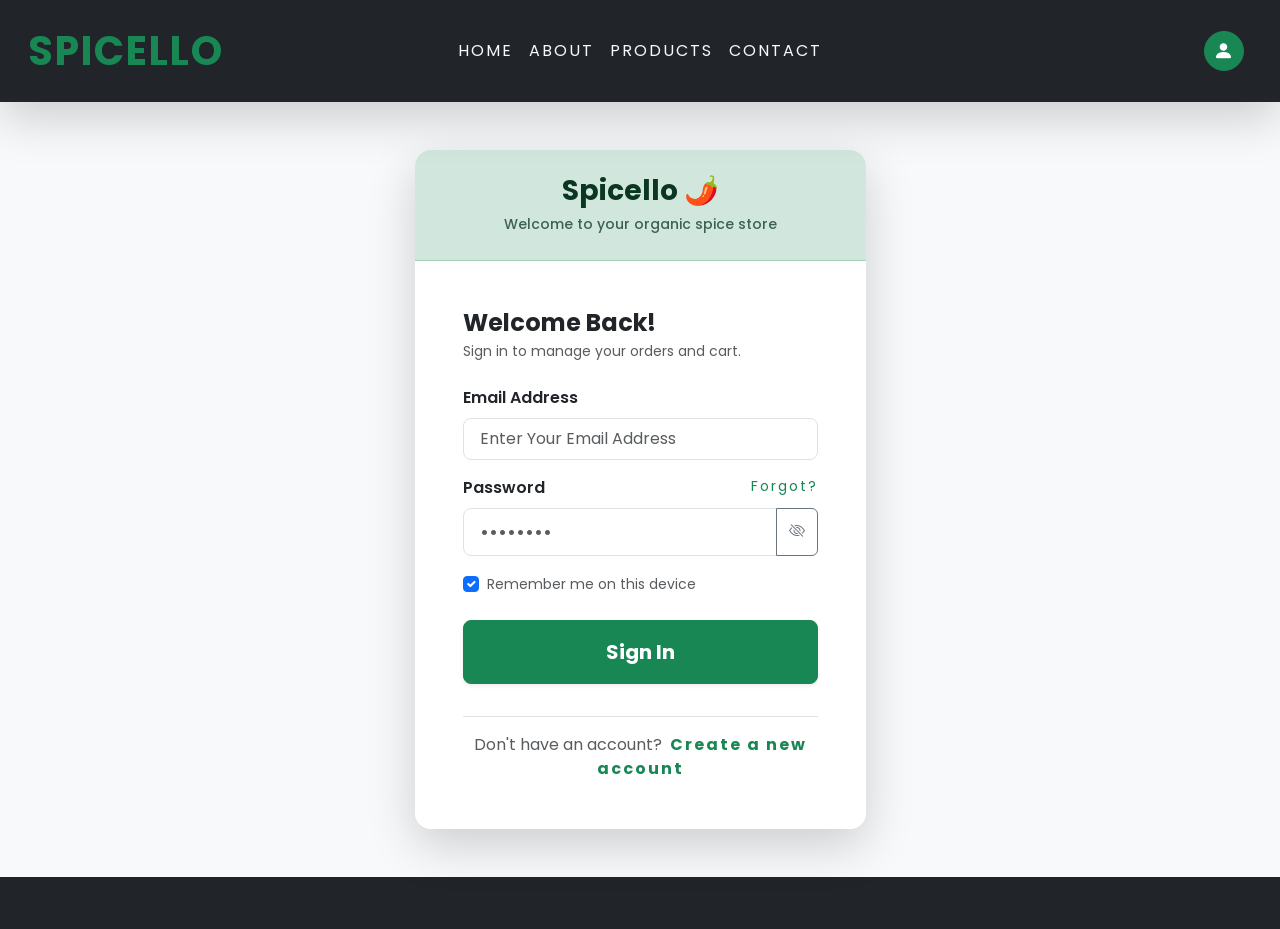
<file: user.html>
<!DOCTYPE html>
<html lang="en">

<head>
    <meta charset="UTF-8">
    <meta name="viewport" content="width=device-width, initial-scale=1.0">
    <title>My Account | Spicello 🌶️</title>
    <link href="css/sytle.css" rel="stylesheet">
    <link rel="preconnect" href="https://fonts.googleapis.com">
    <link rel="preconnect" href="https://fonts.gstatic.com" crossorigin>
    <link href="https://fonts.googleapis.com/css2?family=Poppins:wght@400;500;600;700&display=swap" rel="stylesheet">
    <link href="https://cdn.jsdelivr.net/npm/bootstrap@5.3.8/dist/css/bootstrap.min.css" rel="stylesheet"
        integrity="sha384-sRIl4kxILFvY47J16cr9ZwB07vP4J8+LH7qKQnuqkuIAvNWLzeN8tE5YBujZqJLB" crossorigin="anonymous">
    <link rel="stylesheet" href="https://cdn.jsdelivr.net/npm/bootstrap-icons@1.13.1/font/bootstrap-icons.min.css">
    <style>
        .navbar {
            z-index: 1040 !important;
        }
        @media (min-width: 992px) {
            .navbar-collapse {
                position: absolute;
                left: 50%;
                transform: translateX(-50%);
            }
        }
        
        .profile-avatar {
            width: 90px;
            height: 90px;
            background-color: #e8f5e9;
            color: #198754;
            display: flex;
            align-items: center;
            justify-content: center;
            border-radius: 50%;
            margin: 0 auto 15px auto;
            border: 3px solid #198754;
            font-size: 2.8rem;
        }
        
        .dashboard-tab {
            cursor: pointer;
            transition: all 0.2s ease;
        }
        .dashboard-tab.active {
            background-color: #198754 !important;
            color: #ffffff !important;
            font-weight: 600;
        }
        
        .order-card {
            border: 1px solid rgba(0, 0, 0, 0.08);
            border-radius: 16px;
            overflow: hidden;
            transition: transform 0.2s ease, box-shadow 0.2s ease;
        }
        .order-card:hover {
            transform: translateY(-2px);
            box-shadow: 0 10px 25px rgba(0,0,0,0.05) !important;
        }
        .order-header {
            background-color: #f8f9fa;
            border-bottom: 1px solid rgba(0, 0, 0, 0.08);
        }
        
        .badge-status {
            padding: 6px 12px;
            border-radius: 50px;
            font-size: 0.8rem;
            font-weight: 600;
        }
    </style>
</head>

<body class="bg-light d-flex flex-column min-vh-100">
    <!-- Navbar -->
    <nav class="navbar navbar-expand-lg sticky-top shadow-lg p-3 bg-dark">
        <div class="container-fluid">
            <a class="navbar-brand text-uppercase text-success fw-bold fs-1" href="index.html">Spicello</a>
            
            <!-- Navbar Actions -->
            <div class="d-flex align-items-center order-lg-last ms-auto">
                <div class="nav-auth-btn me-3">
                    <a href="login.html"
                        class="btn btn-success text-white rounded-circle p-2 d-inline-flex align-items-center justify-content-center"
                        style="width: 40px; height: 40px;" title="Login / Sign Up">
                        <i class="bi bi-person-fill fs-5"></i>
                    </a>
                </div>
                <div class="cart-bag-container me-3 position-relative" id="cart-bag-toggle" data-bs-toggle="offcanvas"
                    data-bs-target="#cartOffcanvas" aria-controls="cartOffcanvas" title="View Shopping Cart" style="cursor: pointer;">
                    <i id="bag" class="bi bi-bag text-light fs-3"></i>
                    <span id="cart-count-badge"
                        class="badge rounded-pill bg-danger position-absolute top-0 start-100 translate-middle d-none">0</span>
                </div>
                <button class="navbar-toggler bg-success" type="button" data-bs-toggle="collapse"
                    data-bs-target="#navbarSupportedContent" aria-controls="navbarSupportedContent" aria-expanded="false"
                    aria-label="Toggle navigation">
                    <span class="navbar-toggler-icon"></span>
                </button>
            </div>

            <div class="collapse navbar-collapse" id="navbarSupportedContent">
                <ul class="navbar-nav mx-auto text-uppercase">
                    <li class="nav-item">
                        <a class="nav-link text-light" href="index.html#home">Home</a>
                    </li>
                    <li class="nav-item">
                        <a class="nav-link text-light" href="index.html#about">About</a>
                    </li>
                    <li class="nav-item">
                        <a class="nav-link text-light" href="products.html">Products</a>
                    </li>
                    <li class="nav-item">
                        <a class="nav-link text-light" href="index.html#contact">Contact</a>
                    </li>
                </ul>
            </div>
        </div>
    </nav>

    <!-- Header Banner -->
    <header class="bg-dark text-white text-center py-4 border-top border-success border-3">
        <div class="container">
            <h1 class="fw-bold mb-1">MY ACCOUNT</h1>
            <nav aria-label="breadcrumb">
                <ol class="breadcrumb justify-content-center mb-0 bg-transparent p-0">
                    <li class="breadcrumb-item"><a href="index.html" class="text-success text-decoration-none">Home</a></li>
                    <li class="breadcrumb-item active text-light" aria-current="page">Dashboard</li>
                </ol>
            </nav>
        </div>
    </header>

    <!-- Main Content -->
    <main class="py-5 my-auto">
        <div class="container">
            <div class="row g-4">
                
                <!-- Left Sidebar: Profile Overview -->
                <div class="col-lg-4">
                    <div class="card border-0 shadow-sm rounded-4 p-4 text-center bg-white">
                        <div class="profile-avatar">
                            <i class="bi bi-person"></i>
                        </div>
                        <h4 class="fw-bold mb-1 text-dark" id="profile-name">User Name</h4>
                        <p class="text-muted small mb-4" id="profile-email">user@example.com</p>
                        
                        <div class="list-group list-group-flush text-start mb-4">
                            <button class="list-group-item list-group-item-action border-0 py-3 rounded-3 dashboard-tab active" id="tab-orders-btn" onclick="switchDashboardTab('orders')">
                                <i class="bi bi-bag-check me-3"></i>My Orders
                            </button>
                            <button class="list-group-item list-group-item-action border-0 py-3 rounded-3 dashboard-tab mt-2" id="tab-profile-btn" onclick="switchDashboardTab('profile')">
                                <i class="bi bi-gear me-3"></i>Profile Details
                            </button>
                            <a href="products.html" class="list-group-item list-group-item-action border-0 py-3 rounded-3 mt-2">
                                <i class="bi bi-shop me-3"></i>Continue Shopping
                            </a>
                        </div>
                        
                        <button class="btn btn-outline-danger w-100 py-2.5 fw-bold rounded-3" onclick="logoutUser()">
                            <i class="bi bi-box-arrow-right me-2"></i>Log Out
                        </button>
                    </div>
                </div>

                <!-- Right Content Panel -->
                <div class="col-lg-8">
                    <!-- Tab Content: Orders -->
                    <div id="content-orders" class="tab-content-panel">
                        <div class="card border-0 shadow-sm rounded-4 p-4 bg-white mb-4">
                            <h4 class="fw-bold text-dark mb-4"><i class="bi bi-bag-check-fill text-success me-2"></i>My Orders & Purchase History</h4>
                            
                            <!-- Empty History State -->
                            <div id="orders-empty-state" class="text-center py-5 d-none">
                                <i class="bi bi-bag-x text-muted display-2 mb-3"></i>
                                <h5 class="text-secondary fw-semibold">No Orders Placed Yet</h5>
                                <p class="text-muted small mb-4">It looks like you haven't ordered any organic spices yet. Start shopping now!</p>
                                <a href="products.html" class="btn btn-success rounded-pill px-4 py-2 fw-bold">Shop Spices Now</a>
                            </div>

                            <!-- List of Past Orders -->
                            <div id="orders-list-container">
                                <!-- Dynamic orders loaded from localStorage -->
                            </div>
                        </div>
                    </div>

                    <!-- Tab Content: Profile Settings -->
                    <div id="content-profile" class="tab-content-panel d-none">
                        <div class="card border-0 shadow-sm rounded-4 p-4 bg-white">
                            <h4 class="fw-bold text-dark mb-4"><i class="bi bi-gear-fill text-success me-2"></i>Profile & Delivery Settings</h4>
                            
                            <form onsubmit="saveProfileSettings(event)">
                                <div class="row g-3">
                                    <div class="col-md-6">
                                        <label for="settings-name" class="form-label fw-semibold">Full Name</label>
                                        <input type="text" id="settings-name" class="form-control" placeholder="John Doe" required>
                                    </div>
                                    <div class="col-md-6">
                                        <label for="settings-phone" class="form-label fw-semibold">Phone Number</label>
                                        <input type="tel" id="settings-phone" class="form-control" placeholder="9876543210" required pattern="[0-9]{10}">
                                    </div>
                                    <div class="col-12">
                                        <label for="settings-email" class="form-label fw-semibold">Email Address</label>
                                        <input type="email" id="settings-email" class="form-control" readonly disabled>
                                        <small class="text-muted">Email address cannot be changed.</small>
                                    </div>
                                    <div class="col-12">
                                        <label for="settings-address" class="form-label fw-semibold">Shipping Address</label>
                                        <input type="text" id="settings-address" class="form-control" placeholder="Door No., Street name" required>
                                    </div>
                                    <div class="col-md-6">
                                        <label for="settings-city" class="form-label fw-semibold">City</label>
                                        <input type="text" id="settings-city" class="form-control" placeholder="Chennai" required>
                                    </div>
                                    <div class="col-md-6">
                                        <label for="settings-pincode" class="form-label fw-semibold">Pincode</label>
                                        <input type="text" id="settings-pincode" class="form-control" placeholder="600001" required pattern="[0-9]{6}" inputmode="numeric">
                                    </div>
                                </div>
                                <button type="submit" class="btn btn-success mt-4 px-4 py-2.5 fw-bold rounded-pill shadow-sm" style="background: linear-gradient(135deg, #198754, #146c43); border:none;">
                                    Save Profile Settings
                                </button>
                            </form>
                        </div>
                    </div>
                </div>

            </div>
        </div>
    </main>

    <!-- Footer -->
    <footer class="py-4 bg-dark text-center text-muted border-top border-secondary border-opacity-25 mt-auto">
        <div class="container">
            © 2026 Spicello. All Rights Reserved
        </div>
    </footer>

    <!-- Cart Offcanvas Sidebar -->
    <div class="offcanvas offcanvas-end" tabindex="-1" id="cartOffcanvas" aria-labelledby="cartOffcanvasLabel">
        <div class="offcanvas-header bg-dark text-white">
            <h5 class="offcanvas-title fw-bold" id="cartOffcanvasLabel">
                <i class="bi bi-cart3 me-2 text-success"></i>Your Shopping Cart
            </h5>
            <button type="button" class="btn-close btn-close-white" data-bs-dismiss="offcanvas"
                aria-label="Close"></button>
        </div>
        <div class="offcanvas-body p-3">
            <div id="cart-empty-state" class="text-center py-5 d-none">
                <i class="bi bi-bag-x text-muted display-1"></i>
                <h5 class="mt-3 text-secondary">Your cart is empty</h5>
                <p class="text-muted small">Looks like you haven't added any organic spices yet.</p>
                <button class="btn btn-success mt-2" data-bs-dismiss="offcanvas">Shop Spices</button>
            </div>
            <div id="cart-items-list"></div>
        </div>
        <div class="offcanvas-footer p-3 shadow-lg" id="cart-footer">
            <div class="d-flex justify-content-between mb-2">
                <span class="text-muted">Subtotal</span>
                <span class="fw-bold" id="cart-subtotal">Rs. 0.00</span>
            </div>
            <div class="d-flex justify-content-between mb-3 fs-5">
                <span class="fw-bold">Total</span>
                <span class="fw-bold text-success" id="cart-grand-total">Rs. 0.00</span>
            </div>
            <div class="d-grid gap-2">
                <button class="btn btn-success btn-lg fw-bold py-2" onclick="proceedToCheckoutPage()">
                    Proceed to Checkout <i class="bi bi-arrow-right ms-1"></i>
                </button>
                <a href="cart.html" class="btn btn-outline-success btn-sm">
                    <i class="bi bi-bag-check me-1"></i>View Full Cart Page
                </a>
                <button class="btn btn-outline-danger btn-sm" onclick="clearCart()">
                    Clear Cart
                </button>
            </div>
        </div>
    </div>

    <!-- Toast Notification Container -->
    <div id="toast-container" class="toast-container position-fixed bottom-0 end-0 p-3"></div>

    <script src="https://cdn.jsdelivr.net/npm/bootstrap@5.3.8/dist/js/bootstrap.bundle.min.js"
        integrity="sha384-FKyoEForCGlyvwx9Hj09JcYn3nv7wiPVlz7YYwJrWVcXK/BmnVDxM+D2scQbITxI"
        crossorigin="anonymous"></script>
    <script src="js/auth.js"></script>
    <script src="js/cart.js"></script>

    <!-- Dashboard Logic -->
    <script>
        function switchDashboardTab(tabName) {
            // Update tabs
            document.querySelectorAll('.dashboard-tab').forEach(tab => tab.classList.remove('active'));
            document.querySelectorAll('.tab-content-panel').forEach(panel => panel.classList.add('d-none'));

            if (tabName === 'orders') {
                document.getElementById('tab-orders-btn').classList.add('active');
                document.getElementById('content-orders').classList.remove('d-none');
            } else if (tabName === 'profile') {
                document.getElementById('tab-profile-btn').classList.add('active');
                document.getElementById('content-profile').classList.remove('d-none');
            }
        }

        function saveProfileSettings(e) {
            e.preventDefault();
            const user = getUser();
            if (!user) return;

            const name = document.getElementById('settings-name').value.trim();
            const phone = document.getElementById('settings-phone').value.trim();
            const address = document.getElementById('settings-address').value.trim();
            const city = document.getElementById('settings-city').value.trim();
            const pincode = document.getElementById('settings-pincode').value.trim();

            const updatedUser = {
                ...user,
                name: name,
                phone: phone,
                address: address,
                city: city,
                pincode: pincode
            };

            setUser(updatedUser);
            document.getElementById('profile-name').textContent = name;
            showToast('Settings Saved', 'Your profile and delivery settings have been updated.', 'success');
        }

        document.addEventListener('DOMContentLoaded', () => {
            const user = getUser();
            if (!user) {
                // Not logged in -> Redirect to login
                alert('You must be logged in to view your profile dashboard.');
                window.location.href = 'login.html';
                return;
            }

            // Fill profile card
            document.getElementById('profile-name').textContent = user.name || 'User';
            document.getElementById('profile-email').textContent = user.email || '';

            // Fill form fields
            document.getElementById('settings-name').value = user.name || '';
            document.getElementById('settings-phone').value = user.phone || '';
            document.getElementById('settings-email').value = user.email || '';
            document.getElementById('settings-address').value = user.address || '';
            document.getElementById('settings-city').value = user.city || '';
            document.getElementById('settings-pincode').value = user.pincode || '';

            // Load and render order history
            const emptyState = document.getElementById('orders-empty-state');
            const ordersContainer = document.getElementById('orders-list-container');
            const userEmailKey = user.email.toLowerCase();
            const userHistoryKey = `spicello_order_history_${userEmailKey}`;
            const storedOrders = localStorage.getItem(userHistoryKey);
            
            let orders = [];
            if (storedOrders) {
                try {
                    orders = JSON.parse(storedOrders);
                } catch (e) {
                    console.error('Failed to parse orders list:', e);
                }
            }

            // Fallback: search global order history for matching orders if user history is empty
            if (orders.length === 0) {
                const globalOrdersRaw = localStorage.getItem('spicello_order_history');
                if (globalOrdersRaw) {
                    try {
                        const globalOrders = JSON.parse(globalOrdersRaw);
                        orders = globalOrders.filter(o => 
                            (o.userEmail && o.userEmail === userEmailKey) || 
                            (o.email && o.email.toLowerCase() === userEmailKey)
                        );
                    } catch (e) {
                        console.error('Failed to parse global orders list:', e);
                    }
                }
            }

            if (orders.length === 0) {
                emptyState.classList.remove('d-none');
                ordersContainer.innerHTML = '';
            } else {
                emptyState.classList.add('d-none');
                ordersContainer.innerHTML = orders.map(order => {
                    const status = "Packed"; // Simulated status for history, or dynamic
                    const statusBadgeClass = "bg-info text-white"; // packed

                    return `
                        <div class="card mb-4 border-0 shadow-sm order-card">
                            <div class="order-header p-3 d-flex flex-wrap justify-content-between align-items-center gap-2">
                                <div>
                                    <span class="text-muted small">Order ID: </span>
                                    <span class="fw-bold text-dark">${order.id}</span>
                                </div>
                                <div class="d-flex align-items-center gap-3">
                                    <span class="text-muted small">${order.date}</span>
                                    <span class="badge-status ${statusBadgeClass}">${status}</span>
                                </div>
                            </div>
                            <div class="card-body p-3">
                                <div class="mb-3">
                                    ${order.items.map(item => `
                                        <div class="d-flex align-items-center justify-content-between mb-2">
                                            <div class="d-flex align-items-center">
                                                <img src="${item.image}" alt="${item.name}" class="rounded me-3 border" style="width: 45px; height: 45px; object-fit: cover;">
                                                <div>
                                                    <h6 class="mb-0 fw-semibold" style="font-size:0.9rem;">${item.name}</h6>
                                                    <small class="text-muted">${item.weight} • Qty: ${item.quantity}</small>
                                                </div>
                                            </div>
                                            <span class="fw-semibold text-dark" style="font-size:0.9rem;">Rs. ${(item.price * item.quantity).toFixed(2)}</span>
                                        </div>
                                    `).join('')}
                                </div>
                                <hr class="my-2 opacity-50">
                                <div class="d-flex justify-content-between align-items-center mt-2">
                                    <div>
                                        <span class="text-muted small">Total Paid: </span>
                                        <span class="fw-bold text-success">Rs. ${order.totals.grandTotal.toFixed(2)}</span>
                                    </div>
                                    <a href="track.html?id=${order.id.replace('#', '')}" class="btn btn-success btn-sm rounded-pill px-3">
                                        <i class="bi bi-geo-alt me-1"></i>Track Order
                                    </a>
                                </div>
                            </div>
                        </div>
                    `;
                }).join('');
            }
        });
    </script>
</body>

</html>
</file>
<file: css/sytle.css>
* {
  padding: 0;
  margin: 0;
  font-family: "Poppins", sans-serif;
  box-sizing: border-box;
}

*:focus-visible {
  outline: 3px solid #198754 !important;
  outline-offset: 2px;
}
/* navbar */
#navbarSupportedContent {
  font-size: 16px;
}

#navbarSupportedContent a:hover {
  border-bottom: 2px solid green;
  margin-left: 10px;
}

a {
  letter-spacing: 2px;
}

/*****home****/
#home {
  background:
    linear-gradient(rgba(0, 0, 0, 0.78), rgba(0, 0, 0, 0.6)),
    url("../image/bg.jpg");
  padding: 200px 0;
  background-size: cover;
  background-repeat: no-repeat;
}

#home h1 {
  font-size: 65px;
  color: white;
  letter-spacing: 3px;
  font-family: Verdana, Geneva, Tahoma, sans-serif;
  text-shadow:
    0px 1px 0px #ccc,
    0px 2px 0px #ccc,
    0px 3px 0px #ccc,
    0px 4px 0px #ccc,
    0px 4px 0px #ccc,
    0px 4px 0px #ccc,
    0px 4px 0px #ccc;
}

#home p {
  font-size: 16px;
  color: white;
}

#home input {
  border: 0px;
  width: 30%;
  height: 30px;
}

#button {
  border: 0px;
  height: 30px;
  font-size: 15px;
}

#about {
  background: linear-gradient(135deg, #2d1b14, #4a2c2a);
}

#h2 {
  font-weight: 500;
  font-size: 50px;
}

#img {
  width: 300px;
  height: 330px;
  padding-top: 15px;
  padding-bottom: 15px;
}

/*****products****/
#product {
  background: #e5e5e5;
}

#product h1 {
  font-size: 50px;
  letter-spacing: 2px;
  font-weight: 700;
}

#product img {
  width: 100%;
  height: auto;
}

#product .card,
#recommended-products-row .card {
  width: 100%;
  height: auto;
  background: #ffffff;
  border: none !important;
  box-shadow:
    15px 20px 20px rgba(0, 0, 0, 0.3),
    inset 4px 4px 10px white;
  border-radius: 20px !important;
  overflow: hidden;
  justify-content: center;
  align-items: center;
  margin: 15px 0px;
  transition: all 0.4s ease;
  cursor: pointer;
}

#product .card-body p,
#recommended-products-row .card-body p {
  padding: 0px;
}

#product .card:hover,
#recommended-products-row .card:hover {
  transform: translate(-10px) scale(1.03);
  box-shadow: 0 15px 30px rgba(0, 0, 0, 0.2);
}

#btn {
  border: 2.5px solid transparent;
  border-color: #198745;
  color: #198745;

}

/****contact*****/
#contact {
  background:
    linear-gradient(rgba(0, 0, 0, 0.32), rgba(0, 0, 0, 0.52)),
    url("../image/background image.jpg");
  padding: 110px 0;
  background-size: cover;
  background-repeat: no-repeat;
}

#contact img {
  height: 100%;
  width: 100%;

}

#inp-name {
  margin: 5px 0px;
  box-sizing: border-box;
  background-color: #F7F7F7;
  border: 2px solid transparent;
  border-radius: 50px;
  padding: 12px 24px;
  color: #555555;
  transition: background-color 0.3s ease, border-color 0.3s ease, box-shadow 0.3s ease !important;
}

#inp-name:focus {
  background-color: #FFFFFF;
  border-color: #198745;
  box-shadow: none !important;
  outline: none !important;
}

#inp-name::placeholder {
  color: #777777 opacity:0.8;
}

#inp-ph-no {
  margin: 5px 0px;
  box-sizing: border-box;
  background-color: #F7F7F7;
  border: 2px solid transparent;
  border-radius: 50px;
  padding: 12px 24px;
  color: #555555;
  transition: background-color 0.3s ease, border-color 0.3s ease, box-shadow 0.3s ease !important;
}

#inp-ph-no::placeholder {
  color: #777777 opacity:0.8;
}

#inp-ph-no:focus {
  background-color: #FFFFFF;
  border-color: #198745;
  box-shadow: none !important;
  outline: none !important;
}

#inp-email {
  margin: 15px 0px;
  box-sizing: border-box;
  background-color: #F7F7F7;
  border: 2px solid transparent;
  border-radius: 50px;
  padding: 12px 24px;
  color: #555555;
  transition: background-color 0.3s ease, border-color 0.3s ease, box-shadow 0.3s ease !important;
}

#inp-email::placeholder {
  color: #777777 opacity:0.8;
}

#inp-email:focus {
  background-color: #FFFFFF;
  border-color: #198745;
  box-shadow: none !important;
  outline: none !important;
}

#contact textarea {
  margin: 15px 0px;
  height: 100px;
  box-sizing: border-box;
  background-color: #F7F7F7;
  border: 2px solid transparent;
  border-radius: 20px;
  padding: 12px 24px;
  color: #555555;
  transition: background-color 0.3s ease, border-color 0.3s ease, box-shadow 0.3s ease !important;
}

#contact textarea ::placeholder {
  color: #777777 opacity:0.8;
}

#contact textarea:focus {
  background-color: #FFFFFF;
  border-color: #198745;
  box-shadow: none !important;
  outline: none !important;
}

#contact h1 {
  font-size: 45px;
  letter-spacing: 2px;
  font-weight: 500;
}

#btn {
  border: 2.5px solid transparent;
  border-color: #198745;
}

#btn:hover {
  background-color: #198745 !important;
  color: #FFFFFF !important;
  transform: translateY(-1px);

}

/****footer****/
footer {
  width: 100%;
  background: rgba(0, 0, 0, 0.79);
  text-align: center;
  color: grey;
  padding: 12px 10px;
  font-size: 13px;
}

/**** Cart & Toast Styling ****/
.cart-bag-container {
  position: relative;
  display: inline-block;
  cursor: pointer;
}

#cart-count-badge {
  font-size: 0.7rem;
  padding: 0.35em 0.55em;
  transform: translate(25%, -25%);
  border: 2px solid #212529;
}

.offcanvas {
  background-color: #f8f9fa;
}

.offcanvas-header {
  border-bottom: 1px solid #e9ecef;
}

.offcanvas-footer {
  border-top: 1px solid #e9ecef;
  background-color: #ffffff;
}

.cart-item {
  transition: transform 0.2s ease, box-shadow 0.2s ease;
}

.cart-item:hover {
  transform: translateY(-2px);
  box-shadow: 0 4px 12px rgba(0, 0, 0, 0.08) !important;
}

#toast-container {
  z-index: 1090;
}

.add-to-cart-btn {
  border: 2.5px solid #198745 !important;
  color: #198745 !important;
  font-weight: 500;
  transition: all 0.3s ease;
}

.add-to-cart-btn:hover {
  background-color: #198745 !important;
  color: #ffffff !important;
  transform: translateY(-2px);
  box-shadow: 0 4px 10px rgba(25, 135, 69, 0.3);
}

.payment-card {
  cursor: pointer;
  transition: all 0.2s ease;
}

.payment-card:hover {
  border-color: #198745 !important;
  background-color: #f8fff9;
}

.nav-tabs .nav-link {
  transition: all 0.3s ease;
  background-color: #343a40;
}

.nav-tabs .nav-link.active {
  background-color: #ffffff !important;
  color: #198745 !important;
  border-top: 3px solid #198745 !important;
}

.nav-auth-btn .dropdown-menu {
  border-radius: 12px;
  border: none;
  max-width: 280px;
  min-width: 220px;
  overflow: hidden;
}

.nav-auth-btn .dropdown-item-text {
  white-space: nowrap;
  overflow: hidden;
  text-overflow: ellipsis;
  max-width: 100%;
}

/* Responsive Typography and Layout Adjustments */
@media (max-width: 768px) {
  #home {
    padding: 120px 0;
  }

  #home h1 {
    font-size: 38px;
    letter-spacing: 1.5px;
  }

  #h2 {
    font-size: 32px !important;
  }

  #product h1 {
    font-size: 32px !important;
  }

  #contact h1 {
    font-size: 30px !important;
  }

  #contact {
    padding: 60px 0;
  }

  #img {
    width: 100%;
    max-width: 300px;
    height: auto;
  }

  .nav-auth-btn .dropdown-menu {
    position: fixed !important;
    top: 85px !important;
    left: 12px !important;
    right: 12px !important;
    width: calc(100% - 24px) !important;
    max-width: none !important;
    transform: none !important;
    box-shadow: 0 10px 30px rgba(0, 0, 0, 0.2) !important;
  }
}

@media (max-width: 576px) {
  .navbar-brand {
    font-size: 1.75rem !important;
    letter-spacing: 1px !important;
  }

  .navbar {
    padding: 0.5rem 0.75rem !important;
  }

  .navbar-toggler {
    padding: 0.25rem 0.5rem !important;
    font-size: 0.95rem !important;
  }

  .nav-auth-btn,
  .cart-bag-container {
    margin-right: 0.5rem !important;
  }
}

@media (min-width: 320px) and (max-width: 480px) {
  .navbar .container-fluid {
    position: relative;
    display: flex;
    justify-content: space-between;
    align-items: center;
  }

  .navbar-brand {
    position: absolute;
    left: 50%;
    transform: translate(-50%, -50%) !important;
    top: 20px !important; /* Center vertically inside container-fluid (40px high) */
    margin: 0 !important;
    font-size: 1.25rem !important;
    letter-spacing: 1px !important;
    z-index: 5;
  }

  .navbar-toggler {
    position: absolute;
    left: 12px;
    top: 20px !important; /* Center vertically inside container-fluid (40px high) */
    transform: translateY(-50%) !important;
    padding: 0.25rem 0.5rem !important;
    font-size: 0.95rem !important;
    z-index: 10;
  }

  .navbar .order-lg-last {
    margin-left: auto !important;
    display: flex;
    align-items: center;
    padding-right: 0;
  }

  .nav-auth-btn {
    margin-right: 0.5rem !important;
  }

  .cart-bag-container {
    margin-right: 0 !important;
  }

  /* Offset the collapse menu so it doesn't overlap or sit too close to the header row toggler */
  .navbar .navbar-collapse {
    margin-top: 1.5rem !important;
  }
}

/* Specific styling for screen widths between 320px and 400px */
@media (min-width: 320px) and (max-width: 400px) {
  /* Reduce padding to maximize usable horizontal space and shift icons to the right */
  .navbar {
    padding: 0.5rem 0.3rem !important;
  }
  
  .navbar .container-fluid {
    padding-left: 0 !important;
    padding-right: 0 !important;
  }

  /* Lock absolute elements vertically to the center of the header row (20px) */
  .navbar .navbar-brand {
    top: 20px !important;
    left: 45% !important; /* Shift slightly left to balance the larger right-hand icons footprint */
    font-size: 1.4rem !important; /* Increased font-size to match the icon heights */
  }

  .navbar .navbar-toggler {
    top: 20px !important;
    left: 6px !important; /* Positioned slightly to the left to align with reduced container margins */
  }

  /* Downsize the profile button slightly and center its icon */
  .navbar .nav-auth-btn a,
  .navbar .nav-auth-btn button {
    width: 34px !important;
    height: 34px !important;
    padding: 0 !important;
  }

  /* Shift profile and bag icons further right and maintain a clean 11px gap between them */
  .navbar .nav-auth-btn {
    margin-right: 0.7rem !important;
  }

  .navbar #bag {
    font-size: 1.5rem !important; /* Reduced slightly to prevent overlap and match 34px profile button */
  }

  /* Offset the collapse menu so it doesn't overlap the header row */
  .navbar .navbar-collapse {
    margin-top: 0.5rem !important;
  }

  /* Ensure profile dropdown items (with icons) align perfectly with the username/email above */
  .navbar .dropdown-menu .dropdown-item,
  .navbar .dropdown-menu .dropdown-item-text {
    padding-left: 1.25rem !important;
    padding-right: 1.25rem !important;
  }

  /* Add gap and adjust padding on cart action buttons to prevent them from touching/wrapping awkwardly */
  #full-cart-items + .d-flex {
    gap: 0.5rem !important;
  }
  #full-cart-items + .d-flex a,
  #full-cart-items + .d-flex button {
    padding-left: 0.5rem !important;
    padding-right: 0.5rem !important;
    font-size: 0.85rem !important;
  }

  /* View All Products button on home page - ensures text and arrow stay on one line on small devices */
  a.btn[href="products.html"] {
    font-size: 0.92rem !important;
    padding: 0.6rem 1.25rem !important;
  }

  /* Breadcrumbs spacing and separator on mobile devices to prevent merging/overlap */
  .breadcrumb {
    margin-top: 0.6rem !important;
    justify-content: flex-start !important;
  }
  
  .breadcrumb-item + .breadcrumb-item {
    padding-left: 0.5rem !important;
  }
  
  .breadcrumb-item + .breadcrumb-item::before {
    content: var(--bs-breadcrumb-divider, "/") !important;
    color: #6c757d !important;
    padding-right: 0.5rem !important;
  }

  /* Make search suggestions dropdown extremely user-friendly and touch-friendly on mobile */
  #search-suggestions {
    width: calc(100% - 10px) !important;
    max-width: none !important;
    left: 50% !important;
    transform: translate(-50%, 4px) !important;
    border-radius: 16px !important;
    box-shadow: 0 10px 25px rgba(0, 0, 0, 0.15) !important;
    border: 1px solid rgba(25, 135, 84, 0.15) !important;
  }

  #search-suggestions .dropdown-item {
    padding: 0.65rem 1rem !important; /* Larger touch targets for fingers */
    font-size: 0.85rem !important;
    border-bottom: 1px solid rgba(0, 0, 0, 0.05);
  }
  
  #search-suggestions li:last-child .dropdown-item {
    border-bottom: none !important;
  }
  
  #search-suggestions .dropdown-item:active,
  #search-suggestions .dropdown-item:hover {
    background-color: rgba(25, 135, 84, 0.08) !important; /* Soft green hover state */
    color: #198754 !important;
  }
}

/* Custom CSS Grid layout for checkout on desktop screens (min-width: 992px)
   to prevent vertical gaps between the stacked shipping and payment columns
   while keeping the right column summary sticky. */
@media (min-width: 992px) {
  #checkout-form > .row {
    display: grid !important;
    grid-template-columns: 7fr 5fr;
    gap: 1.5rem;
    align-items: start;
  }

  /* Reset column widths from Bootstrap percentage to 100% grid track width */
  #checkout-form > .row > div {
    width: 100% !important;
  }

  /* Shipping Address (Left top) */
  #checkout-form > .row > div:nth-child(1) {
    grid-column: 1;
    grid-row: 1;
    margin-bottom: 0 !important; /* Managed by grid gap */
  }

  /* Order Summary (Right column, spanning next to both left sections) */
  #checkout-form > .row > div:nth-child(2) {
    grid-column: 2;
    grid-row: 1 / span 2;
  }

  /* Payment Section (Left bottom, starts immediately below Shipping Address) */
  #checkout-form > .row > div:nth-child(3) {
    grid-column: 1;
    grid-row: 2;
  }
}

/* Specific styling for shopping cart offcanvas on screen widths between 320px and 350px */
@media (min-width: 320px) and (max-width: 350px) {
  /* Reduce offcanvas body padding to gain horizontal space */
  #cartOffcanvas .offcanvas-body {
    padding: 0.5rem !important;
  }

  /* Reduce cart item container padding */
  #cartOffcanvas .cart-item {
    padding: 0.5rem !important;
  }

  /* Downsize image and adjust margins */
  #cartOffcanvas .cart-item-img {
    width: 48px !important;
    height: 48px !important;
  }

  #cartOffcanvas .cart-item-details {
    margin-left: 0.5rem !important;
  }

  /* Downsize typography to fit the narrow viewport */
  #cartOffcanvas .cart-item-details h6 {
    font-size: 0.85rem !important;
  }

  #cartOffcanvas .cart-item-details small {
    font-size: 0.75rem !important;
  }

  #cartOffcanvas .text-end {
    font-size: 0.85rem !important;
  }

  /* Tighten up quantity controls */
  #cartOffcanvas .cart-item-details .d-flex {
    margin-top: 0.25rem !important;
  }

  #cartOffcanvas .cart-item-details button {
    padding: 1px 6px !important;
    font-size: 0.75rem !important;
  }

  #cartOffcanvas .cart-item-details span {
    font-size: 0.85rem !important;
    margin-left: 0.35rem !important;
    margin-right: 0.35rem !important;
  }
}

/* Specific styling for 'Proceed to Checkout' and product link buttons on very small screens (320px to 337px)
   to ensure button texts are perfectly aligned on a single line and fit the viewport */
@media (min-width: 320px) and (max-width: 337px) {
  /* Cart Offcanvas Footer button text sizing and padding */
  #cartOffcanvas .offcanvas-footer {
    padding: 0.5rem 0.4rem !important;
  }
  
  #cartOffcanvas .offcanvas-footer button,
  #cartOffcanvas .offcanvas-footer a {
    font-size: 0.82rem !important;
    padding: 0.4rem 0.35rem !important;
  }



  /* Proceed to Checkout button on full cart page */
  #full-cart-summary button {
    font-size: 0.9rem !important;
    padding-top: 0.5rem !important;
    padding-bottom: 0.5rem !important;
  }
}

/* Adjust 'Proceed to Checkout' button font size on laptop screen widths (992px to 1366px)
   to ensure the text aligns cleanly on a single line inside the sidebar card */
@media (min-width: 992px) and (max-width: 1366px) {
  #full-cart-summary button {
    font-size: 1.05rem !important;
    padding-left: 0.5rem !important;
    padding-right: 0.5rem !important;
  }
}

/* Remove default Bootstrap blue color/glow from all form fields and apply Spicello green theme instead */
.form-control:focus,
.form-select:focus,
.form-check-input:focus,
.form-control:focus-visible,
.form-select:focus-visible {
  border-color: #198754 !important;
  box-shadow: 0 0 0 0.25rem rgba(25, 135, 84, 0.25) !important;
  outline: none !important;
}

/* Force globally focused items to use green focus states */
*:focus-visible {
  outline: 3px solid #198754 !important;
  outline-offset: 2px;
}

/* Unified focus outline wrapping both input field and password toggle/action buttons as a single element */
.input-group:focus-within {
  box-shadow: 0 0 0 0.25rem rgba(25, 135, 84, 0.25) !important;
  border-radius: 0.375rem !important;
  transition: box-shadow 0.15s ease-in-out;
}

/* Remove internal box shadows to avoid double outlines inside the unified input group */
.input-group:focus-within .form-control,
.input-group:focus-within .form-select {
  border-color: #198754 !important;
  box-shadow: none !important;
}

.input-group:focus-within .btn {
  border-color: #198754 !important;
  box-shadow: none !important;
}
</file>
